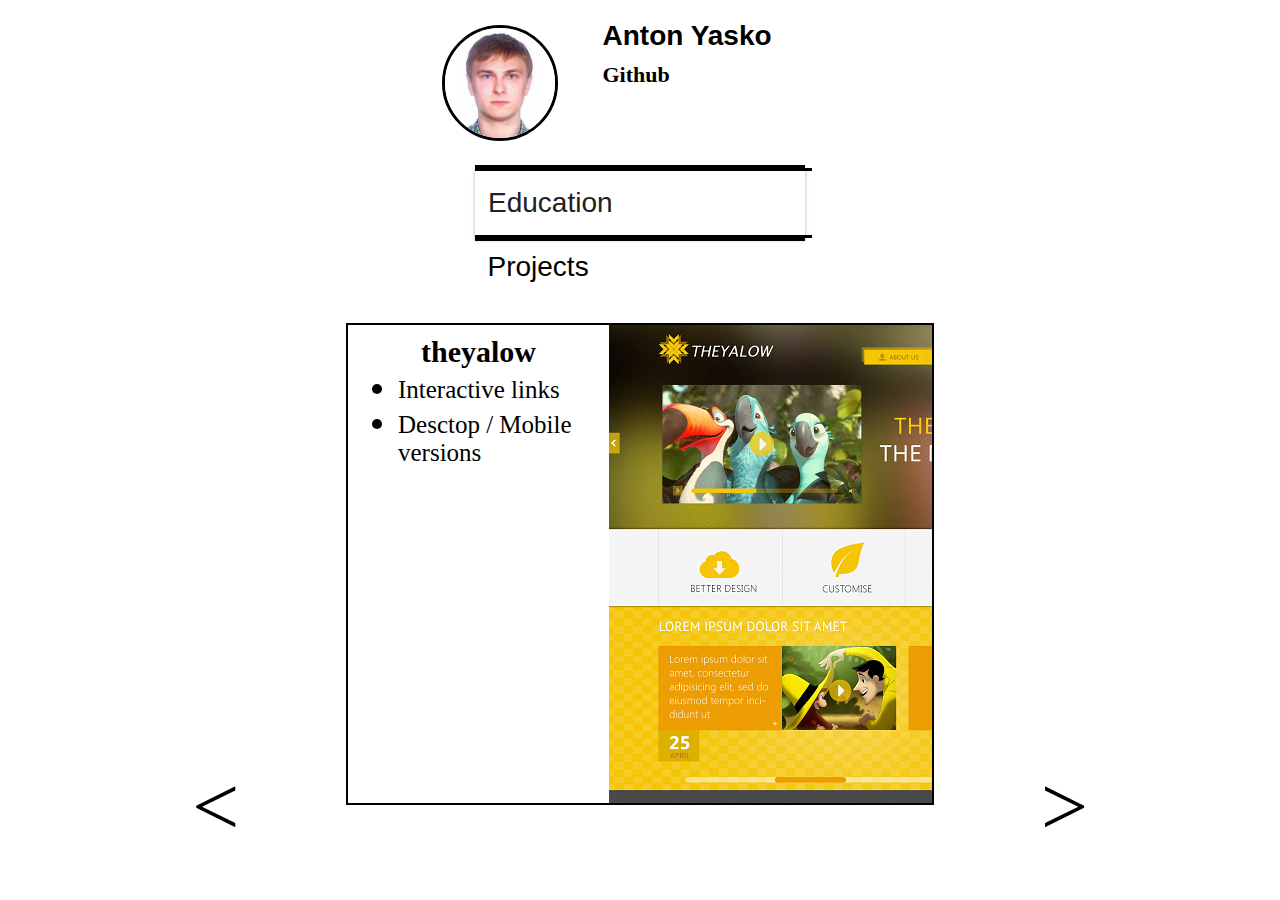
<file: index.html>
<!DOCTYPE html>
<html lang="en">
  <head>
    <meta charset="UTF-8">
    <meta name="viewport" content="width=device-width, initial-scale=1.0" >
    <meta http-equiv="X-UA-Compatible" content="ie=edge">
    <title>Portfolio</title>
    <link rel="stylesheet" href="style.css">
  </head>

  <body>
    <div class="wrapper_portfolio">
      <div class="user">
        <div class="user_photo">
          <img class="photo_image" src="images/photo.jpg" alt="User Photo">
        </div>
        <div class="user_info">
          <div class="user_name">
            <h1>Anton Yasko</h1>
          </div>
          <div class="user_github">
            <a href="https://github.com/antonyasko">
              <p>Github</p>
            </a>
          </div>
        </div>

      </div>

      <div class="education">
        <details>
          <summary class="user_education">
            <p>Education</p>
          </summary>
          <div class="education_list">
            <ul>
              <li>
                <p>School №5, Gomel-city</p>
                <p>1998 - 2006</p>
              </li>
              <li>
                <p>City Lyceum №1, Gomel-city </p>
                <p>2006 - 2009</p>
              </li>
              <li>
                <p>Belorussian National Technical University</p>
                <p>2009 - 2014</p>
              </li>
              <li>
                <p>RSSchool Courses</p>
                <p>2019 - 2020</p>
              </li>
            </ul>
          </div>
        </details>
      </div>

      <div class="projects_box">
        <p>Projects</p>
      </div>

      <div class="wrapper_swiper">
        <div class="carousel">
          <div class="items-container">
            <div class="item active">
              <div class="description">
                <div class="project-name">
                  <div class="name"><p>theyalow</p></div>
                  <div class="project_list">
                    <ul>
                      <li><p>Interactive links</p></li>
                      <li><p>Desctop / Mobile versions</p></li>
                    </ul>
                  </div>
                </div>
                <a href="links/t_y/index_ty.html">
                  <img class="project-image" src="images/theyalow.png" alt="theyalow">
                </a>
              </div>
            </div>
            <div class="item">
              <div class="description">
                <div class="project-name">
                  <div class="name"><p>repair design project</p></div>
                  <div class="project_list">
                    <ul>
                      <li><p>Interactive links</p></li>
                      <li><p>Desctop / Mobile versions</p></li>
                      <li><p>Responsive design</p></li>
                    </ul>
                  </div>
                </div>
                <a href="links/r_d_p/index_rdp.html">
                  <img class="project-image" src="images/repair-design-project.png" alt="repair design project">
                </a>
              </div>
            </div>
          </div>
          <div class="control left">
            <div class="arrow left">&lt;</div>
          </div>
          <div class="control right">
            <div class="arrow right">&gt;</div>
          </div>
        </div>
      </div>

      <script src="script.js"></script>
    </div>
  </body>
</html>
</file>
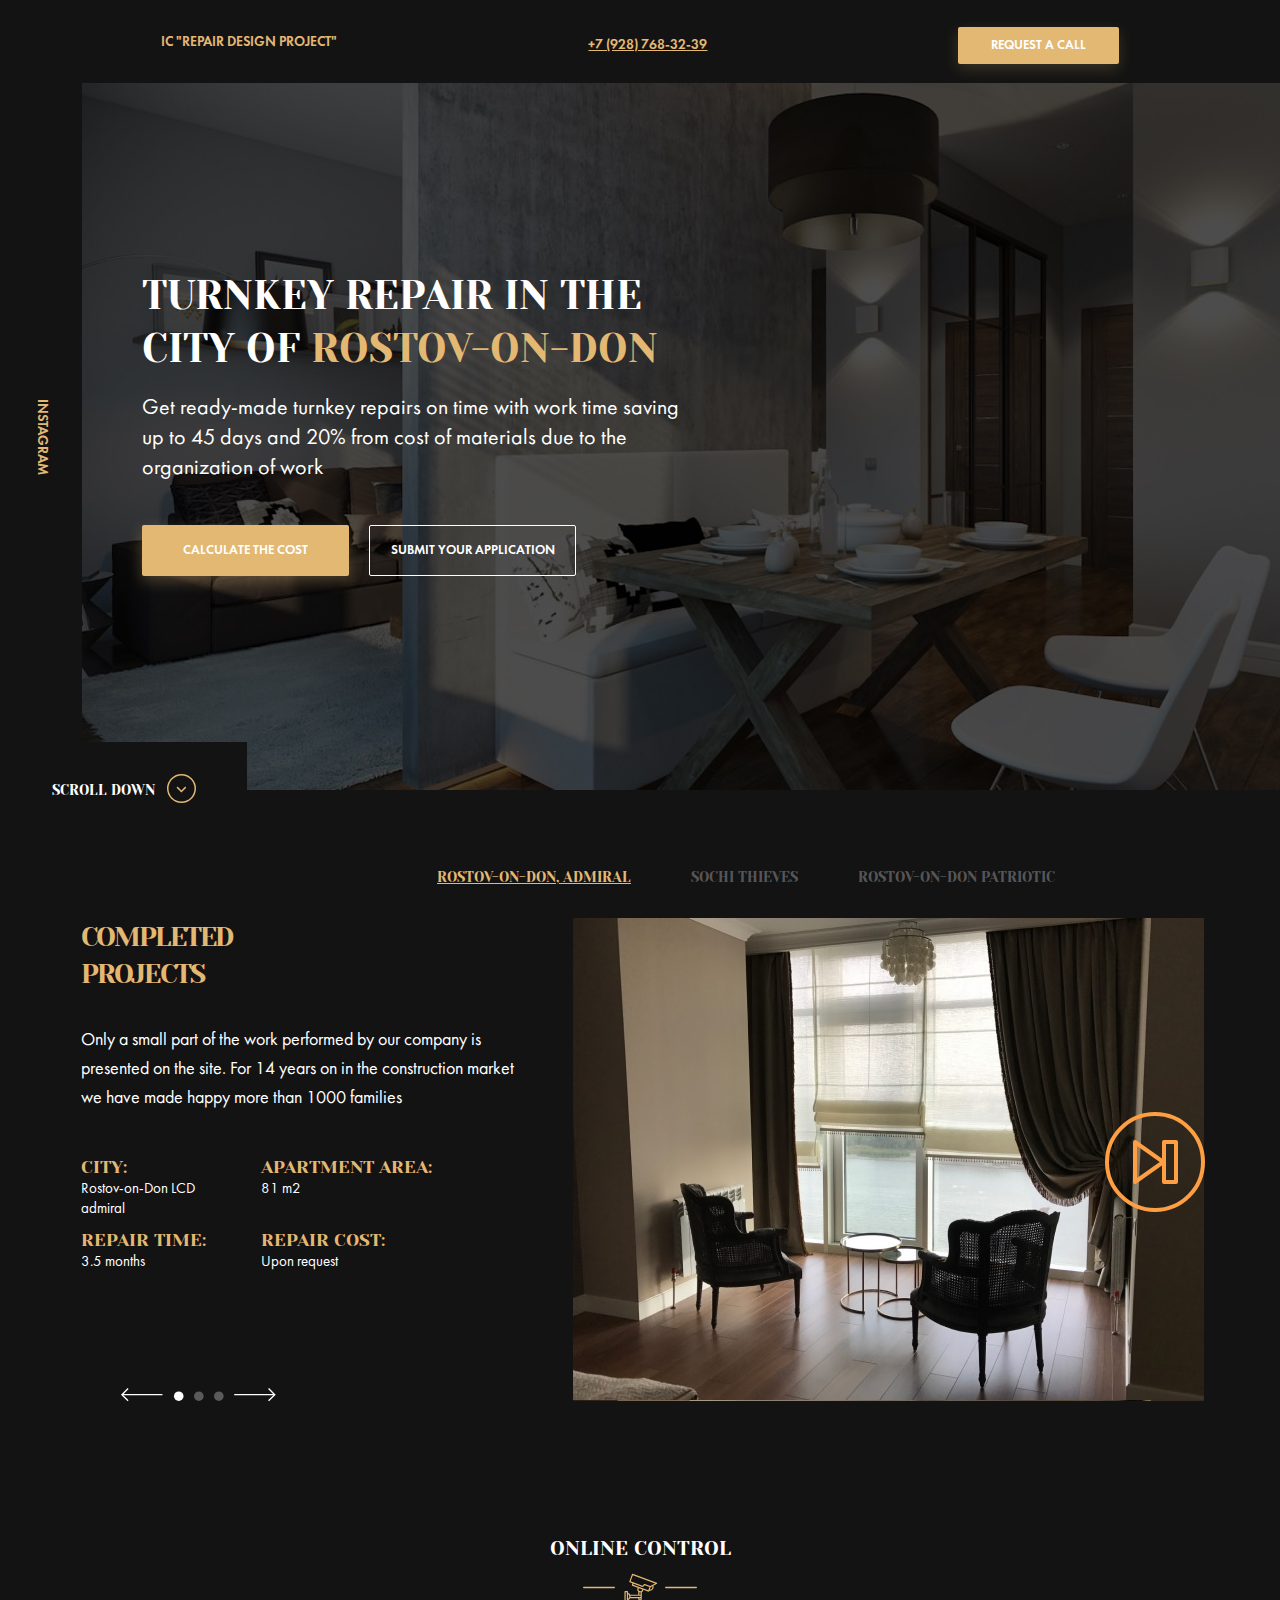
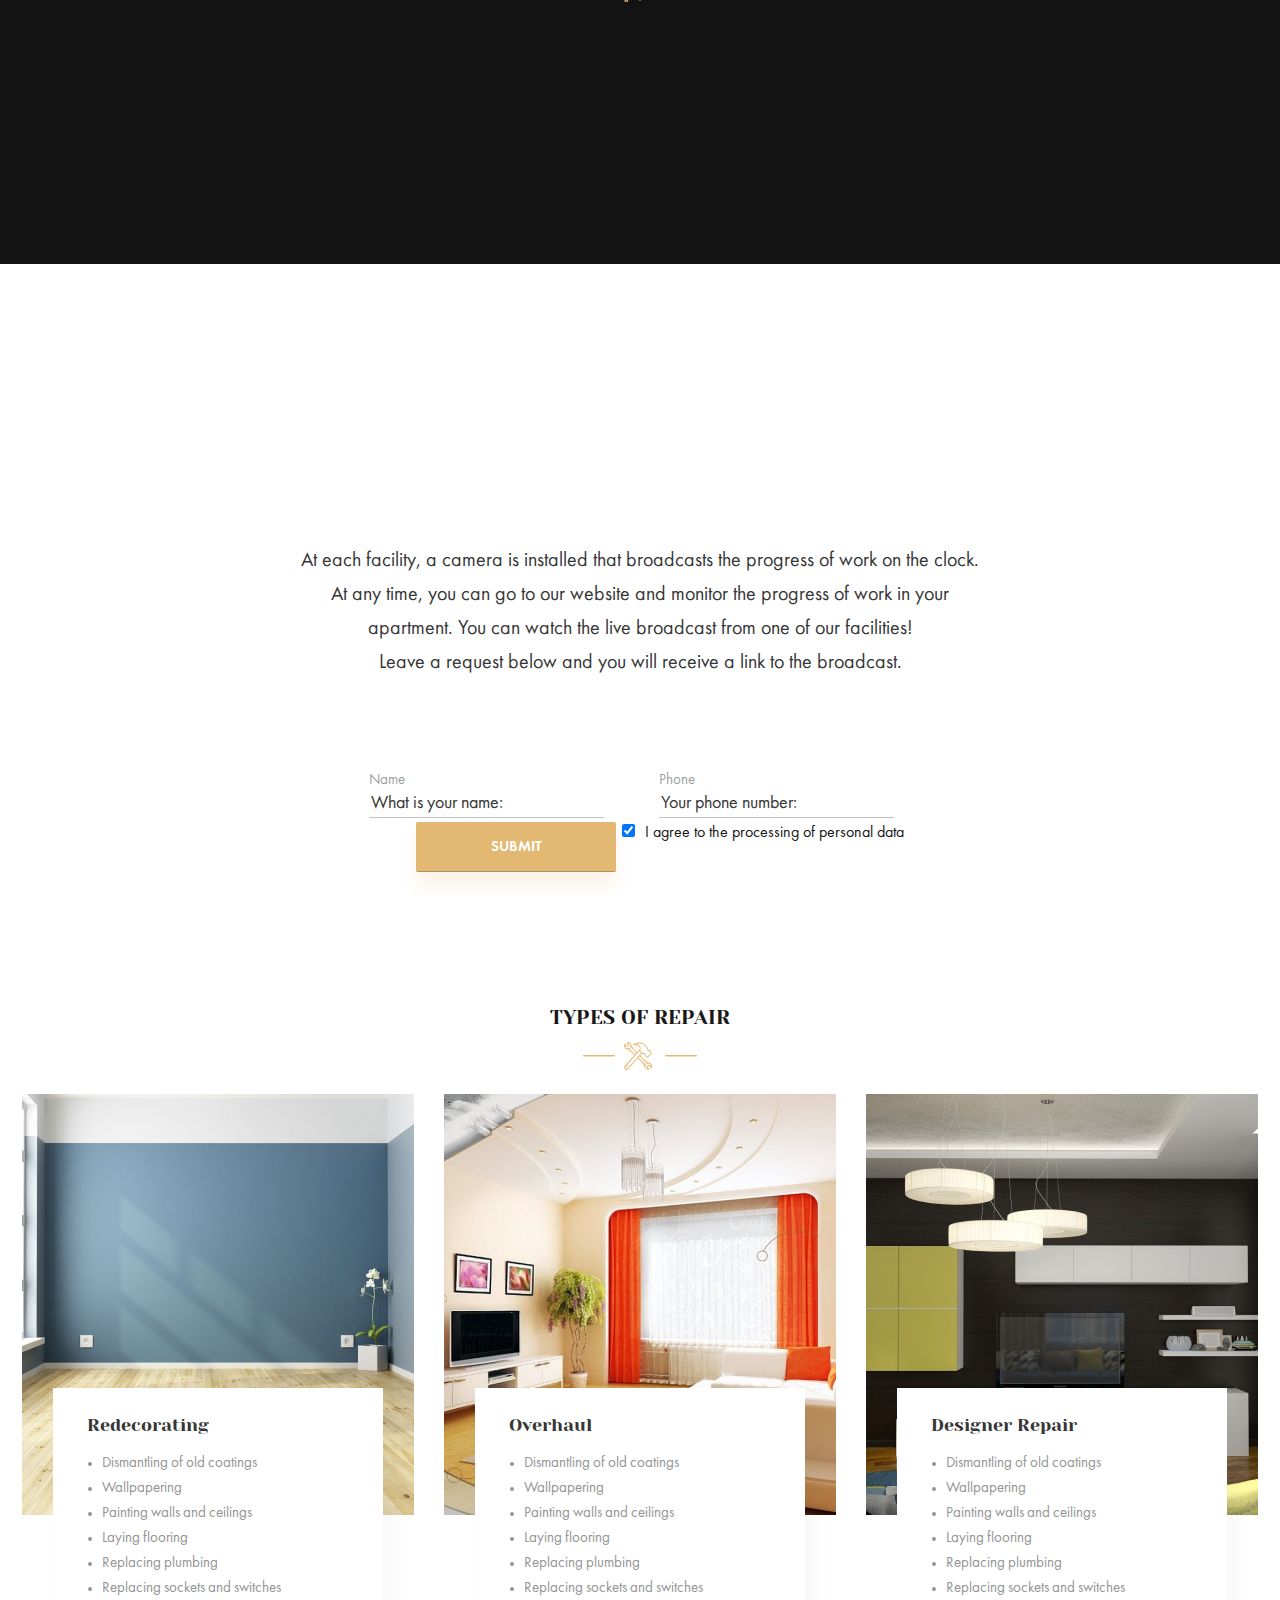
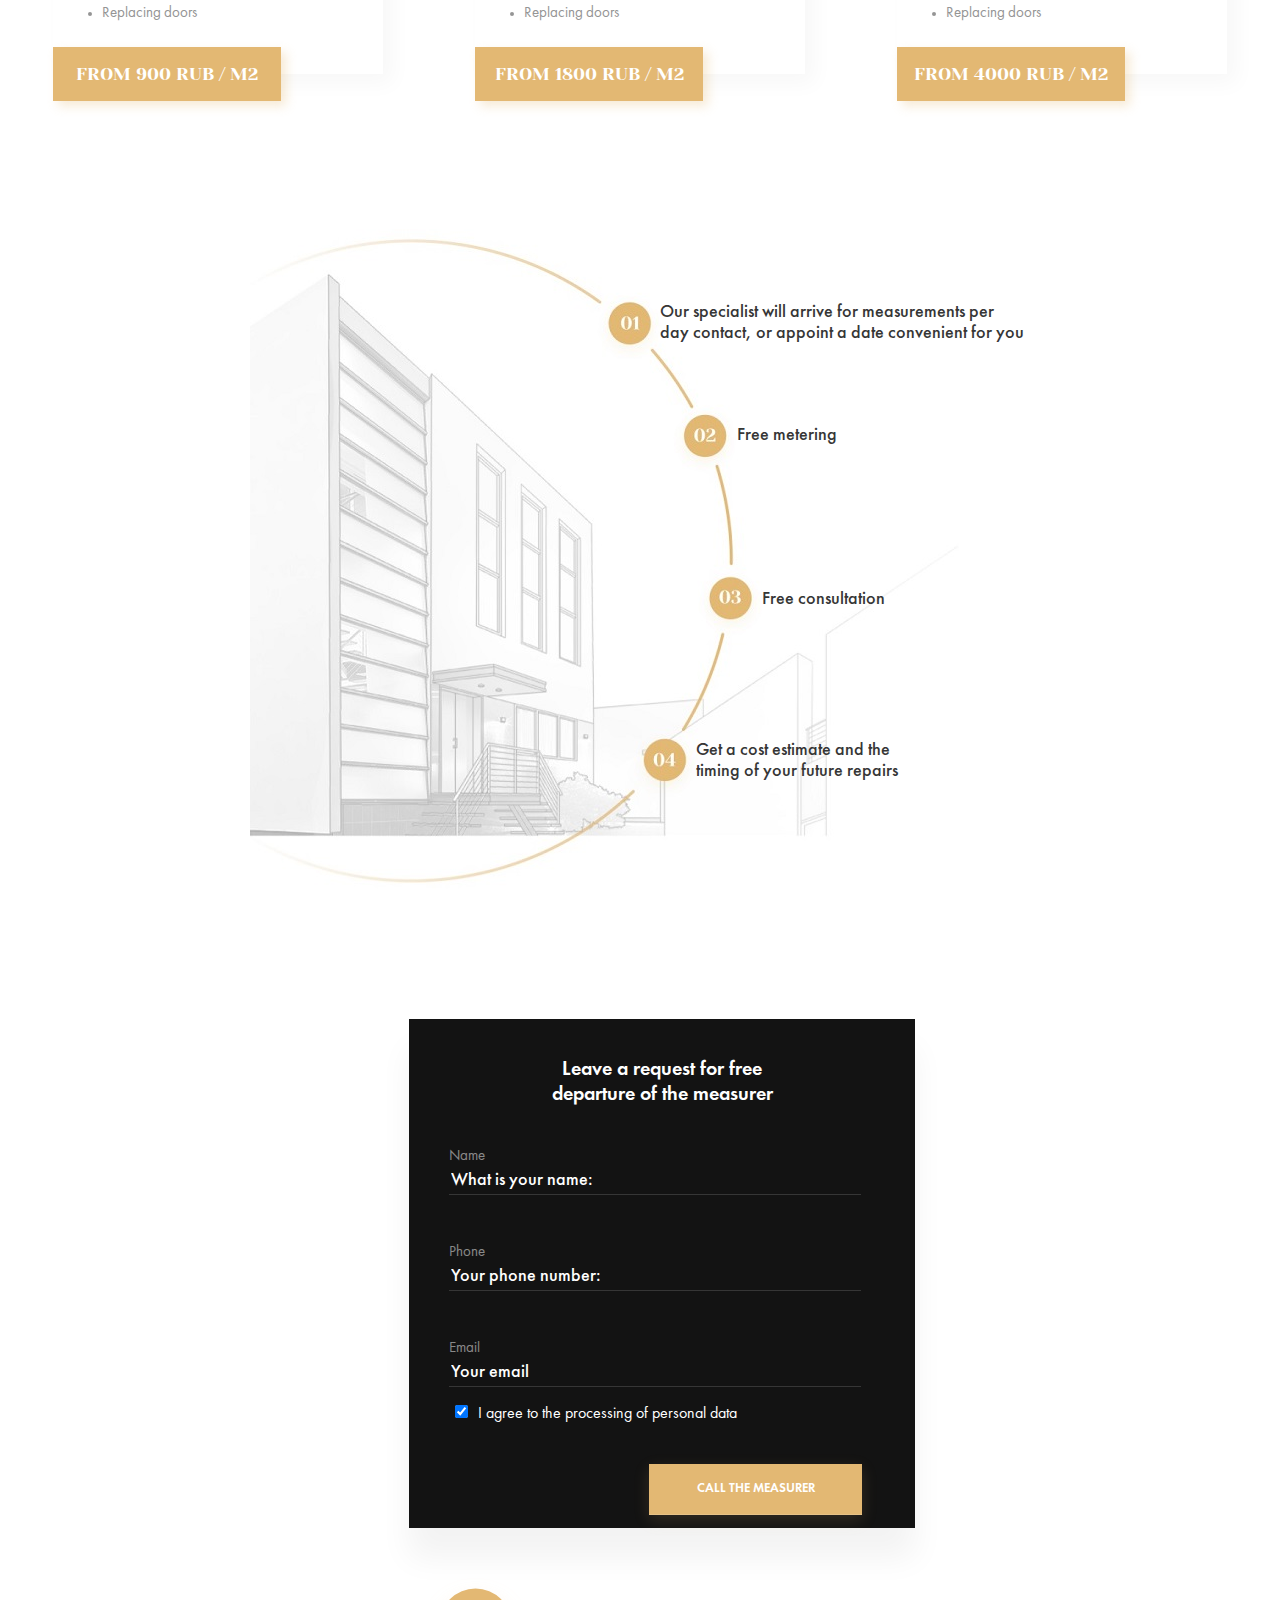
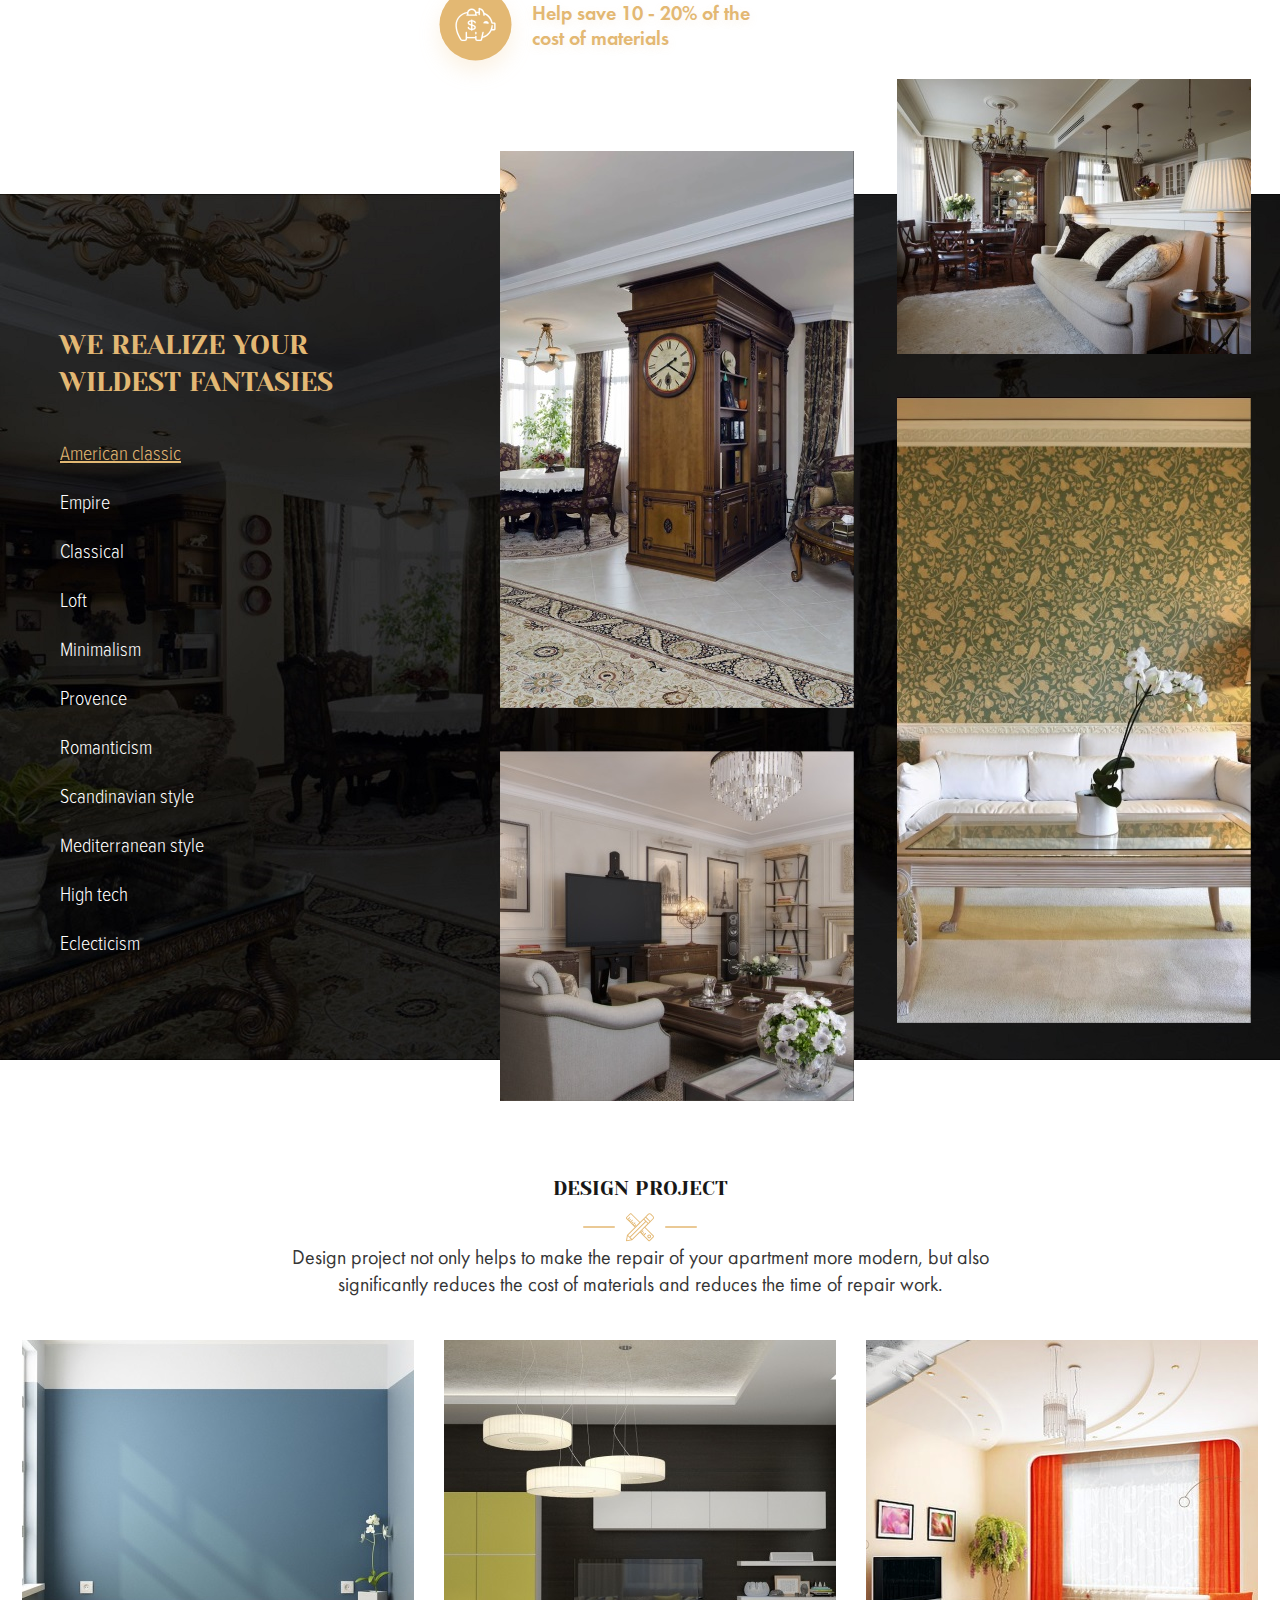
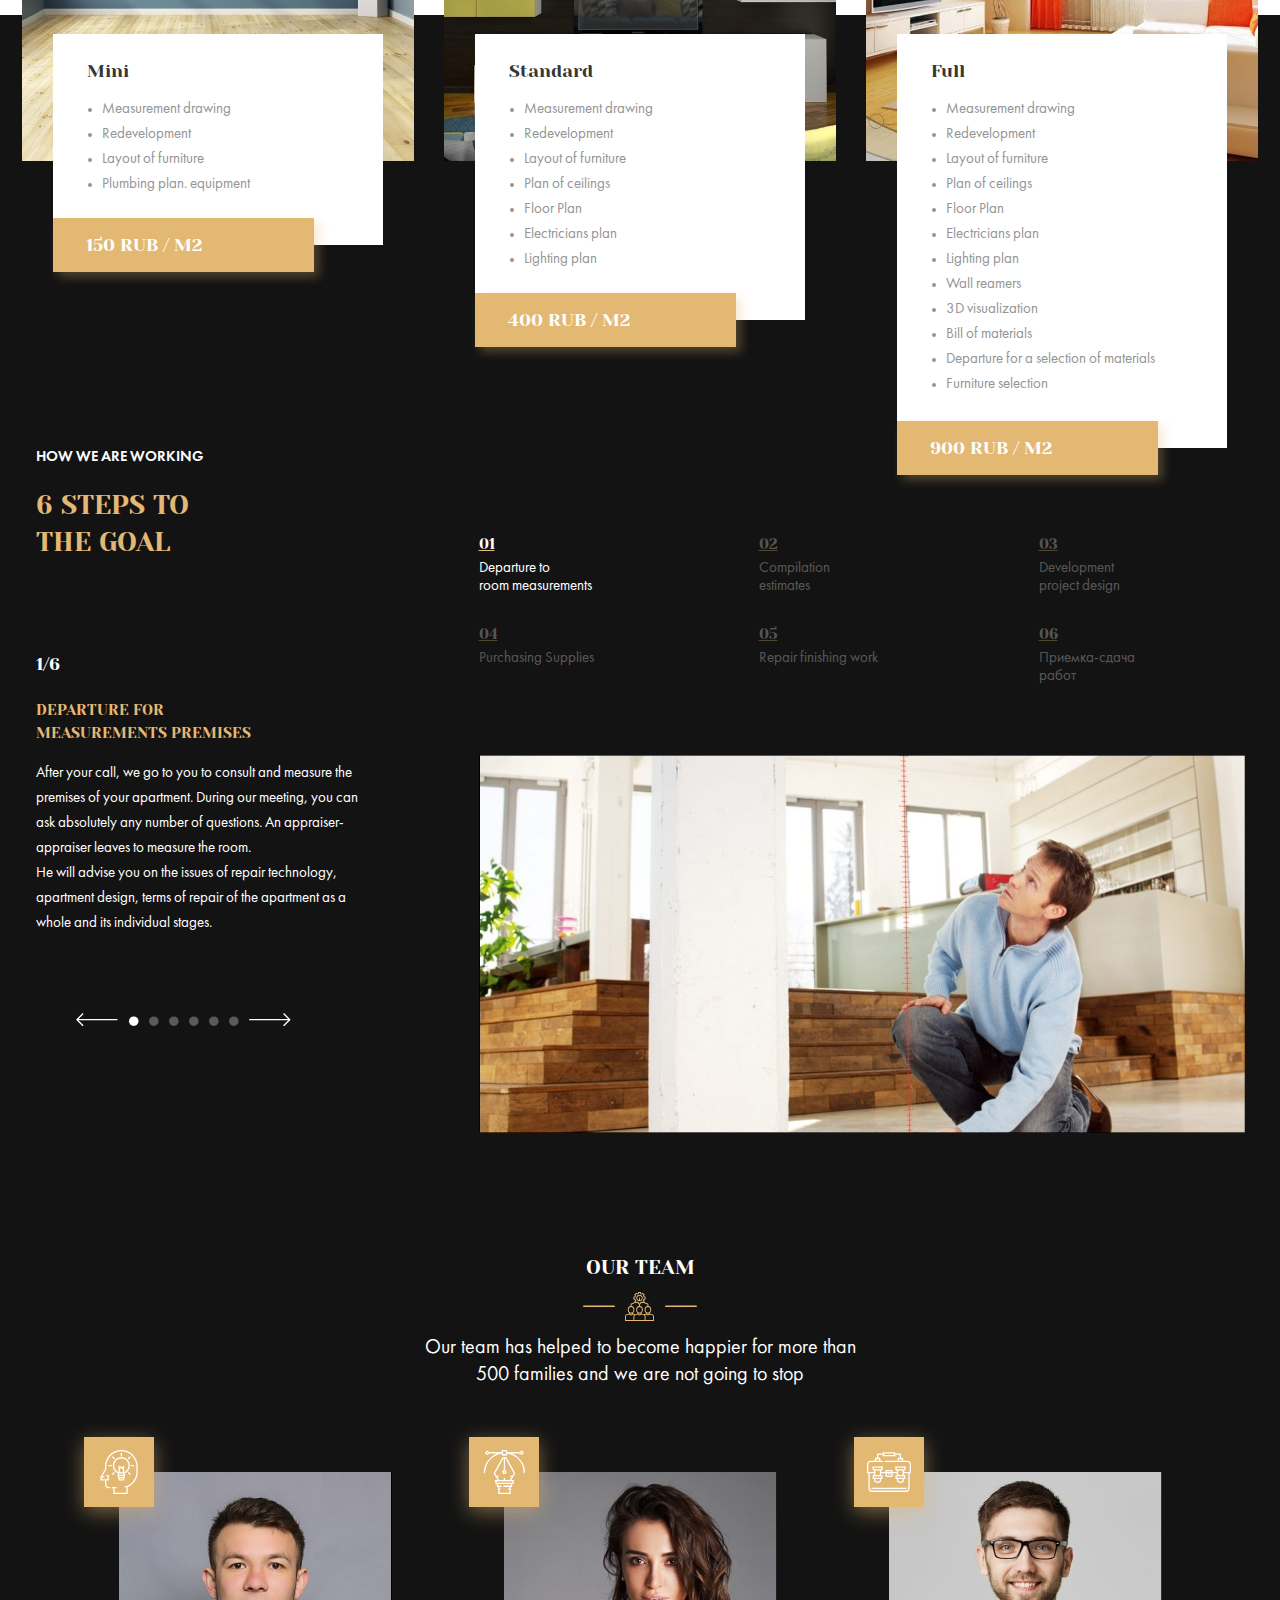
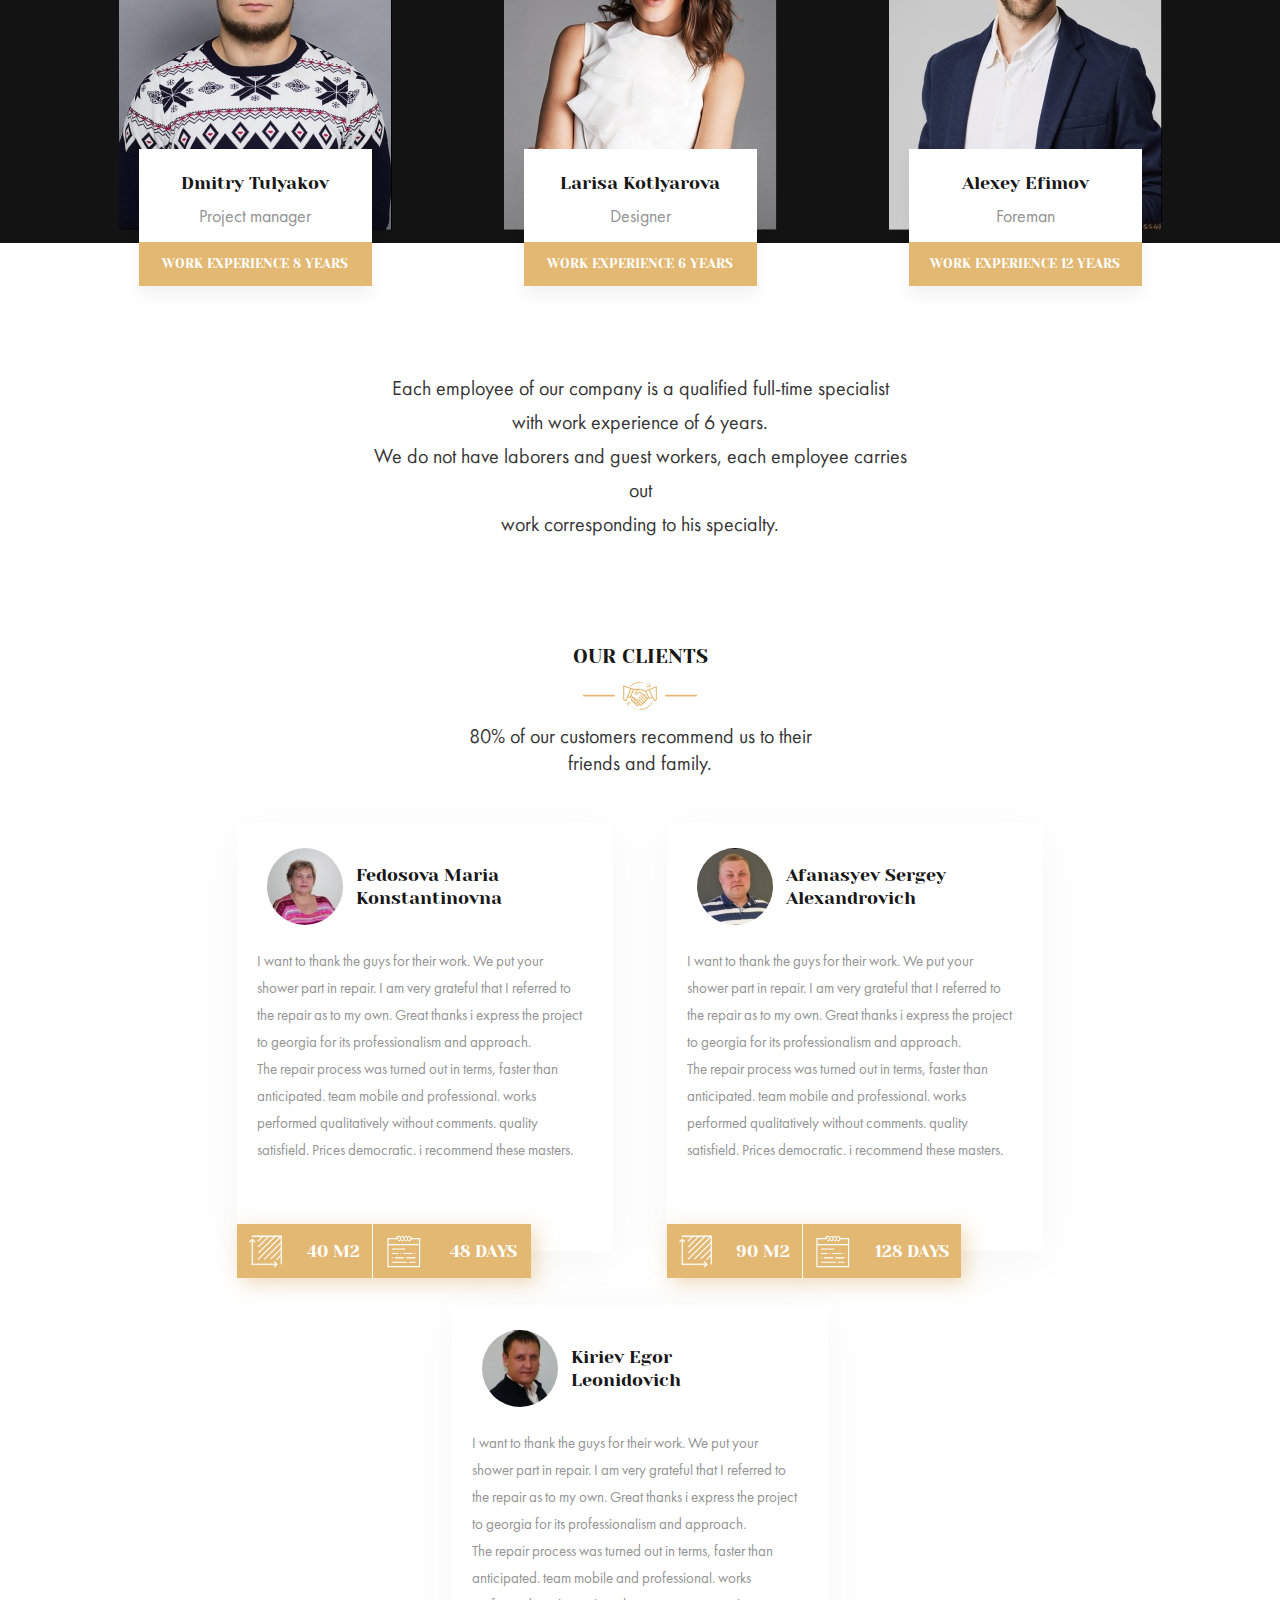
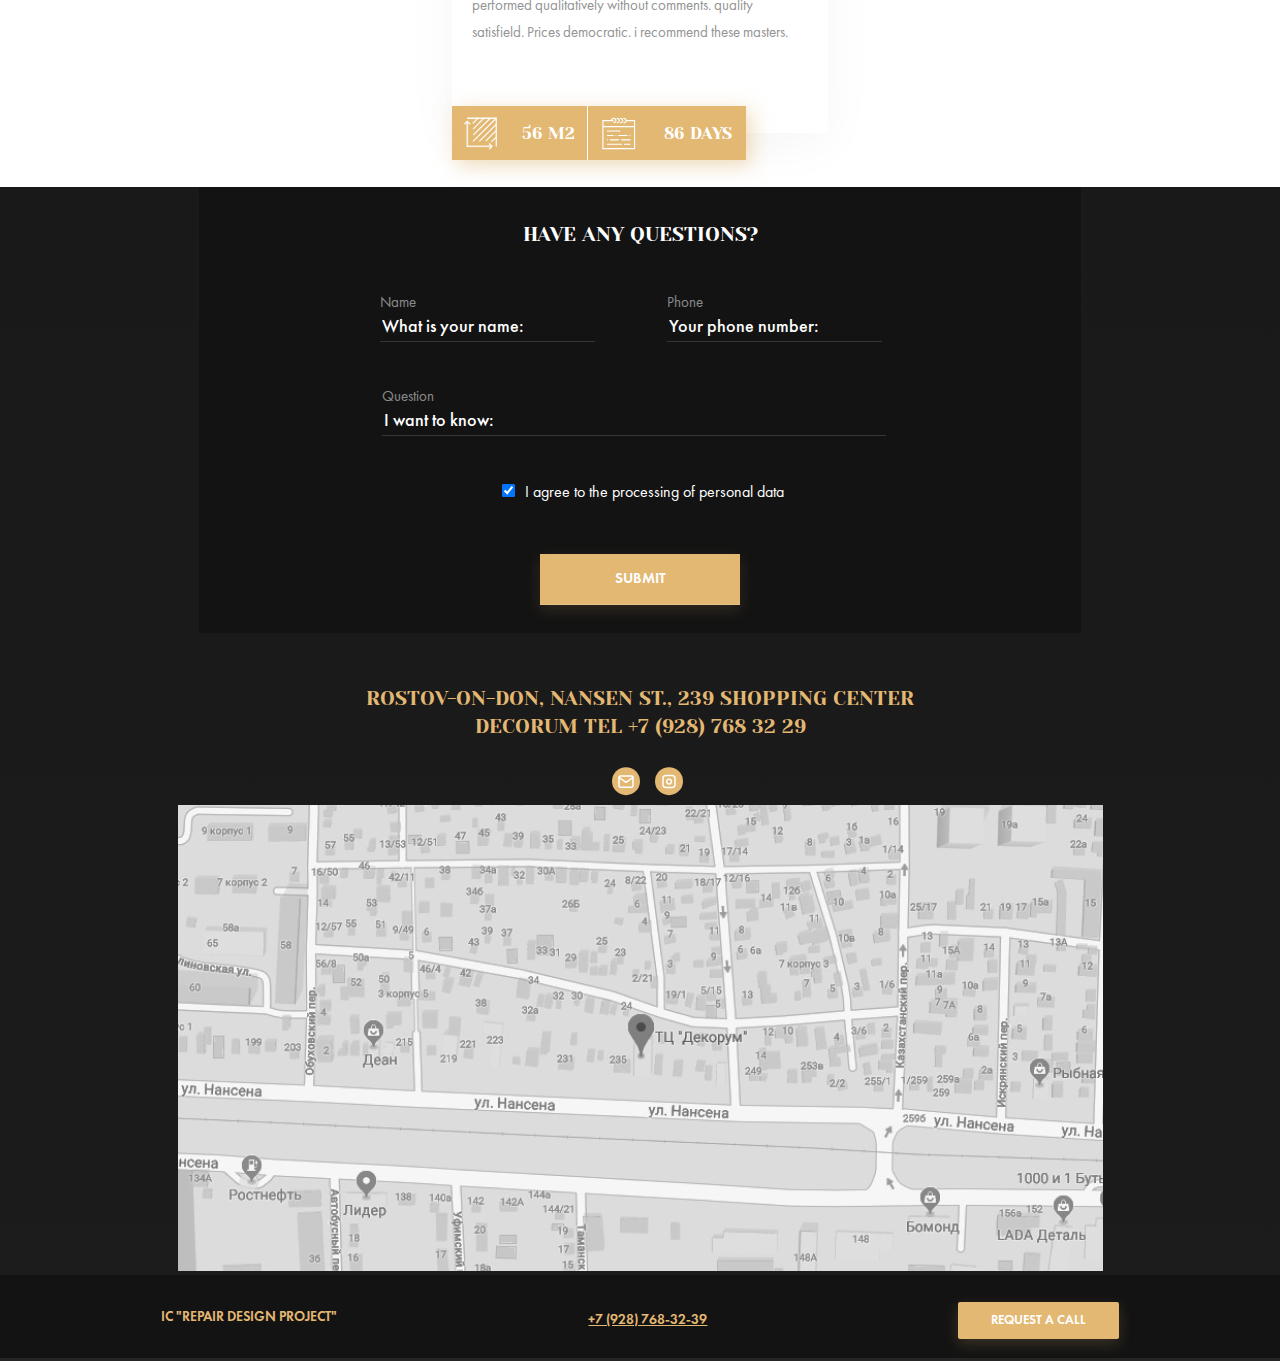
<file: projects/repair design project/index.html>
<!DOCTYPE html>
<html lang="en">
  <head>
    <meta charset="UTF-8">
    <meta name="viewport" content="width=device-width, initial-scale=1.0" >
    <meta http-equiv="X-UA-Compatible" content="ie=edge">
    <title>repair design project</title>
    <link rel="stylesheet" href="style.css">
    <link rel="stylesheet" href="assets/fonts/FuturaDemiC.otf">
    <link rel="stylesheet" href="assets/fonts/FuturaBookC.otf">
    <link rel="stylesheet" href="assets/fonts/YesevaOne.ttf">
    <link rel="stylesheet" href="assets/fonts/FuturaMediumC.otf">
    <link rel="stylesheet" href="assets/fonts/ProximaNova.otf">

  </head>
  <body>

    <div class="wrapper_home">
      <header class="header">
          <div class="logo">
            <h1>IC "REPAIR DESIGN PROJECT"</h1>
          </div>  
          <div class="navbar">
            <ul>
              <li><a href="#"><p>HOME</p></a></li>
              <li><a href="#"><p>PROJECTS</p></a></li>
              <li><a href="#"><p>MEASUREMENT</p></a></li>
              <li><a href="#"><p>TEAM</p></a></li>
              <li><a href="#"><p>REVIEWS</p></a></li>
              <li><a href="#"><p>CONTACTS</p></a></li>
            </ul>
          </div>
          <div class="phone_number">
            <a href="#">+7 (928) 768-32-39</a>
          </div>
          <div class="request_call"><div class="box_request_call"><a href="#"><p>REQUEST A CALL</p></a></div></div>
      </header>

      <main class="main">
        <div class="start_block_wrapper">
          <div class="start_block">
            <div class="instagram_box">
              <a href="#"><p>INSTAGRAM</p></a>
            </div>
            <div class="repair_calculate">
              <div class="calculate_box">
                <div class="text_box">
                  <p class="heading_text">Turnkey Repair in the city of <span>Rostov-on-Don</span></p>
                  <p class="description_text">Get ready-made turnkey repairs on time with work time saving up to 45 days and 20% from cost of materials due to the organization of work</p>
                </div>
                <div class="button_box">
                  <div class="calculate_button"><a href="#"><p>CALCULATE THE COST</p></a></div>
                  <div class="submit_button"><a href="#"><p>SUBMIT YOUR APPLICATION</p></a></div>
                </div>
              </div>
            </div>
          </div>
          <div class="scroll_down"><p>Scroll down</p><a href="#"><img src="assets/icons/scroll_down.svg" alt="scroll_down"></a></div>
        </div>

        <div class="completed_projects_wrapper">
          <div class="projects_navbar">
            <ul>
              <li class="admiral"><a href="#"><p>Rostov-on-Don, Admiral</p></a></li>
              <li><a href="#"><p>Sochi Thieves</p></a></li>
              <li><a href="#"><p>Rostov-on-Don Patriotic</p></a></li>
            </ul>
          </div>
          <div class="projects">
            <div class="projects_info">
              <div class="info_text">
                <div class="main_text"><p>Completed projects</p></div>
                <div class="text"><p>Only a small part of the work performed by our company is presented on the site. For 14 years on in the construction market we have made happy more than 1000 families</p></div>
                <div class="project_first">
                  <img src="assets/images/repair_project_2_mini.jpg">

                  <div class="back_little"><a href="#"><img src="assets/icons/next_big.svg" alt="next_little"></a>
                  </div>

                  <div class="next_little"><a href="#"><img src="assets/icons/next_big.svg" alt="next_little"></a>
                  </div>
      
                </div>
                <div class="info_parameters">
                  <div class="first_box">
                    <p class="main_parameters_text">CITY:</p>
                    <p class="parameters_text">Rostov-on-Don LCD admiral</p>
                  </div>
                  <div class="second_box">
                    <p class="main_parameters_text">apartment area:</p>
                    <p class="parameters_text">81 m2</p>
                  </div>
                  <div class="third_box">
                    <p class="main_parameters_text">Repair time:</p>
                    <p class="parameters_text">3.5 months</p>
                  </div>
                  <div class="fourth_box">
                    <p class="main_parameters_text">Repair Cost:</p>
                    <p class="parameters_text">Upon request</p>
                  </div>
                </div>
                <div class="text_scroll">
                  <ul>
                    <li><a href="#"><img src="assets/icons/back.svg" alt="back"></a></li>
                    <li><a class="point" href="#"><img src="assets/icons/point_active.svg" alt="point"></a></li>
                    <li><a class="point" href="#"><img src="assets/icons/point.svg" alt="point"></a></li>
                    <li><a class="point" href="#"><img src="assets/icons/point.svg" alt="point"></a></li>
                    <li><a href="#"><img src="assets/icons/next.svg" alt="next"></a></li>
                  </ul>
                </div>
              </div>
            </div>
            <div class="project_first">
            </div>
            <div class="project_second">
            </div>
            <div class="next_big"><a href="#"><img src="assets/icons/next_big.svg" alt="next_big"></a>
            </div>
          </div>
          <div class="repair_video_block">
            <div class="online_control">
              <p class="">online control</p>
              <div class="camera_icon"><img src="assets/icons/camera.svg" alt="camera"></div>
            </div>
            <div class="repair_video">
              <iframe width="817" height="434" src="https://www.youtube.com/embed/Y8Q9ptCXzL0" frameborder="0" allow="accelerometer; autoplay; encrypted-media; gyroscope; picture-in-picture" allowfullscreen></iframe>
            </div>
          </div>
        </div>

        <div class="data_submit">
          <div class="data_text_box">
            <p>At each facility, a camera is installed that broadcasts the progress of work on the clock. At any time, you can go to our website and monitor the progress of work in your apartment. You can watch the live broadcast from one of our facilities!<br>Leave a request below and you will receive a link to the broadcast.</p>
          </div>
          <div class="submit_box">
            <ul>
              <li class="name_area">
                <p>Name</p>
                <input type="text" value="What is your name:">
              </li>
              <li class="phone_area">
                <p>Phone</p>
                <input type="text" value="Your phone number:" >
              </li>
              <li class="submit_button">
                <input type="submit" formaction="#" value="Submit">
              </li>
              <li class="checkbox_button">
                <input type="checkbox" checked>
                <span>I agree to the processing of personal data</span>
              </li>
            </ul> 
          </div>
        </div>

        <div class="types_of_repair">
          <div class="types_repair_main">
            <p>TYPES OF REPAIR</p>
            <div class="types_repair_icon"><img src="assets/icons/instruments.svg" alt="instruments"></div>
          </div>
          <div class="types_example">
            <div class="types_first">
              <div class="repair_types_image"><img src="assets/images/types_1.jpg" alt="repair_types_1"></div>
              <div class="repair_types_text">
                <p>Redecorating</p>
                <ul>
                  <li>Dismantling of old coatings</li>
                  <li>Wallpapering</li>
                  <li>Painting walls and ceilings</li>
                  <li>Laying flooring</li>
                  <li>Replacing plumbing</li>
                  <li>Replacing sockets and switches</li>
                  <li>Replacing doors</li>
                </ul>
              </div>
              <div class="repair_types_price">
                <p>from 900 rub / m2</p>
              </div>
            </div>
            <div class="types_second">
              <div class="repair_types_image"><img src="assets/images/types_2.jpg" alt="repair_types_2"></div>
              <div class="repair_types_text">
                <p>Overhaul</p>
                <ul>
                  <li>Dismantling of old coatings</li>
                  <li>Wallpapering</li>
                  <li>Painting walls and ceilings</li>
                  <li>Laying flooring</li>
                  <li>Replacing plumbing</li>
                  <li>Replacing sockets and switches</li>
                  <li>Replacing doors</li>
                </ul>
              </div>
              <div class="repair_types_price">
                <p>from 1800 rub / m2</p>
              </div>
            </div>
            <div class="types_third">
              <div class="repair_types_image"><img src="assets/images/types_3.jpg" alt="repair_types_3"></div>
              <div class="repair_types_text">
                  <p>Designer Repair</p>
                  <ul>
                    <li>Dismantling of old coatings</li>
                    <li>Wallpapering</li>
                    <li>Painting walls and ceilings</li>
                    <li>Laying flooring</li>
                    <li>Replacing plumbing</li>
                    <li>Replacing sockets and switches</li>
                    <li>Replacing doors</li>
                  </ul>
                </div>
                <div class="repair_types_price">
                  <p>from 4000 rub / m2</p>
                </div>
            </div>
          </div>
        </div>

        <div class="request_block">
          <div class="circle_box">
            <p class="circle_01">Our specialist will arrive for measurements per day contact, or appoint a date convenient for you</p>
            <p class="circle_02">Free metering</p>
            <p class="circle_03">Free consultation</p>
            <p class="circle_04">Get a cost estimate and the timing of your future repairs</p>
          </div>
          <div class="request_box">
            <div class="request">
              <div class="text_request"><p>Leave a request for free departure of the measurer</p></div>
              <div class="submit_request">
                <ul>
                  <li class="name_area">
                    <p>Name</p>
                    <input type="text" value="What is your name:">
                  </li>
                  <li class="phone_area">
                    <p>Phone</p>
                    <input type="text" value="Your phone number:" >
                  </li>
                  <li class="mail_area">
                    <p>Email</p>
                    <input type="text" value="Your email" >
                  </li>
                  <li class="checkbox_button">
                    <input type="checkbox" checked>
                    <span>I agree to the processing of personal data</span>
                  </li>
                  <li class="submit_button">
                    <input type="submit" formaction="#" value="Call the measurer">
                  </li>
                </ul>
              </div>   
            </div>
            <div class="save_cost">
              <div class="save_cost_icom"><img src="assets/icons/save_cost.svg" alt="save_cost"></div>
              <p>Help save 10 - 20% of the cost of materials</p>
            </div>
          </div>
        </div>

        <div class="styles_of_repair">
          <div class="fantasies">
            <div class="styles_main"><p>We realize your wildest fantasies</p></div>
            <div class="styles_list">
              <ul>
                <li class="american_classic"><a href="#"><p>American classic</p></a></li>
                <li><a href="#"><p>Empire</p></a></li>
                <li><a href="#"><p>Classical</p></a></li>
                <li><a href="#"><p>Loft</p></a></li>
                <li><a href="#"><p>Minimalism</p></a></li>
                <li><a href="#"><p>Provence</p></a></li>
                <li><a href="#"><p>Romanticism</p></a></li>
                <li><a href="#"><p>Scandinavian style</p></a></li>
                <li><a href="#"><p>Mediterranean style</p></a></li>
                <li><a href="#"><p>High tech</p></a></li>
                <li><a href="#"><p>Eclecticism</p></a></li>
              </ul>
            </div>
          </div>
          <div class="style_images">
            <div class="styles_first_block">
              <div class="style_4"><img src="assets/images/repair_style_4.jpg"></div>
              <div class="style_2"><img src="assets/images/repair_style_2.jpg"></div>
            </div>
            <div class="styles_second_block">
              <div class="style_3"><img src="assets/images/repair_style_3.jpg"></div>
              <div class="style_1"><img src="assets/images/repair_style_1.jpg"></div>
            </div>
          </div>
        </div>

        <div class="design_project">
          <div class="design_project_main">
              <p class="design_main_text">design project</p>
              <div class="design_project_icon"><img src="assets/icons/pencils.svg" alt="pencils"></div>
              <div class="design_text">Design project not only helps to make the repair of your apartment more modern, but also significantly reduces the cost of materials and reduces the time of repair work.</div>
          </div>
          <div class="design_example">
            <div class="design_first">
              <div class="design_project_image"><img src="assets/images/types_1.jpg" alt="design_project_1"></div>
              <div class="design_project_text">
                <p>Mini</p>
                <ul>
                  <li>Measurement drawing</li>
                  <li>Redevelopment</li>
                  <li>Layout of furniture</li>
                  <li>Plumbing plan. equipment</li>
                </ul>
              </div>
              <div class="design_project_price">
                <p>150 rub / m2</p>
              </div>
            </div>
            <div class="design_second">
              <div class="design_project_image"><img src="assets/images/types_3.jpg" alt="design_project_3"></div>
              <div class="design_project_text">
                <p>Standard</p>
                <ul>
                  <li>Measurement drawing</li>
                  <li>Redevelopment</li>
                  <li>Layout of furniture</li>
                  <li>Plan of ceilings</li>
                  <li>Floor Plan</li>
                  <li>Electricians plan </li>
                  <li>Lighting plan</li>
                </ul>
              </div>
              <div class="design_project_price">
                <p>400 rub / m2</p>
              </div>
            </div>
            <div class="design_third">
              <div class="design_project_image"><img src="assets/images/types_2.jpg" alt="design_project_2"></div>
              <div class="design_project_text">
                  <p>Full</p>
                  <ul>
                    <li>Measurement drawing</li>
                    <li>Redevelopment</li>
                    <li>Layout of furniture</li>
                    <li>Plan of ceilings</li>
                    <li>Floor Plan</li>
                    <li>Electricians plan </li>
                    <li>Lighting plan</li>
                    <li>Wall reamers </li>
                    <li>3D visualization</li>
                    <li>Bill of materials</li>
                    <li>Departure for a selection of materials</li>
                    <li>Furniture selection</li>
                  </ul>
                </div>
                <div class="design_project_price">
                  <p>900 rub / m2</p>
                </div>
            </div>
          </div>
        </div>

        <div class="about_work">
          <div class="about_work_wrapper">
            <div class="steps_info">
              <p class="about_work_main">How we are working</p>
              <p class="about_work_six_steps">6 steps to the goal</p>
              <p class="steps_number">1/6</p>
              <p class="about_step">Departure for measurements premises</p>
              <p class="step_info">After your call, we go to you to consult and measure the premises of your apartment. During our meeting, you can ask absolutely any number of questions. An appraiser-appraiser leaves to measure the room.<br>He will advise you on the issues of repair technology, apartment design, terms of repair of the apartment as a whole and its individual stages.</p>
              <div class="text_scroll">
                <ul>
                  <li><a href="#"><img src="assets/icons/back.svg" alt="back"></a></li>
                  <li><a class="point" href="#"><img src="assets/icons/point_active.svg" alt="point"></a></li>
                  <li><a class="point" href="#"><img src="assets/icons/point.svg" alt="point"></a></li>
                  <li><a class="point" href="#"><img src="assets/icons/point.svg" alt="point"></a></li>
                  <li><a class="point" href="#"><img src="assets/icons/point.svg" alt="point"></a></li>
                  <li><a class="point" href="#"><img src="assets/icons/point.svg" alt="point"></a></li>
                  <li><a class="point" href="#"><img src="assets/icons/point.svg" alt="point"></a></li>
                  <li><a href="#"><img src="assets/icons/next.svg" alt="next"></a></li>
                </ul>
              </div>
            </div>
            <div class="six_steps">
              <div class="steps_blocks">
                <div class="first_step">
                  <a class="number_link" href="#"><p class="step_block_number">01</p></a>
                  <a class="text_link" href="#"><p class="step_block_text">Departure to<br>room measurements</p></a>
                </div>
                <div class="second_step">
                  <a class="number_link" href="#"><p class="step_block_number">02</p></a>
                  <a class="text_link" href="#"><p class="step_block_text">Compilation<br>estimates</p></a>
                </div>
                <div class="third_step">
                  <a class="number_link" href="#"><p class="step_block_number">03</p></a>
                  <a class="text_link" href="#"><p class="step_block_text">Development<br>project design</p></a>
                </div>
                <div class="fourth_step">
                  <a class="number_link" href="#"><p class="step_block_number">04</p></a>
                  <a class="text_link" href="#"><p class="step_block_text">Purchasing Supplies</p></a>
                </div>
                <div class="fifth_step">
                  <a class="number_link" href="#"><p class="step_block_number">05</p></a>
                  <a class="text_link" href="#"><p class="step_block_text">Repair finishing work</p></a>
                </div>
                <div class="sixth_step">
                  <a class="number_link" href="#"><p class="step_block_number">06</p></a>
                  <a class="text_link" href="#"><p class="step_block_text">Приемка-сдача<br>работ</p></a>
                </div>
              </div>
              <div class="step_image"><img src="assets/images/step_image.jpg" alt="step_image"></div>
            </div>
          </div>
        </div>

        <div class="our_team">
          <div class="our_team_main">
              <p class="team_main_text">our team</p>
              <div class="our_team_icon"><img src="assets/icons/team.svg" alt="team"></div>
              <div class="team_text">Our team has helped to become happier for more than 500 families and we are not going to stop</div>
          </div>
          <div class="team_employees">
            <div class="employee_first">
              <div class="our_team_photo"><img src="assets/images/team_photo_1.jpg" alt="team_photo_1"></div>
              <div class="team_icon"><img src="assets/icons/idea.svg" alt="idea"></div>
              <div class="our_team_text">
                <p class="employee_name">Dmitry Tulyakov</p>
                <p class="employee_profession">Project manager</p>
              </div>
              <div class="work_experience">
                <p>Work experience 8 years</p>
              </div>
            </div>
            <div class="employee_second">
              <div class="our_team_photo"><img src="assets/images/team_photo_2.jpg" alt="team_photo_2"></div>
              <div class="team_icon"><img src="assets/icons/creative.svg" alt="creative"></div>
              <div class="our_team_text">
                <p class="employee_name">Larisa Kotlyarova</p>
                <p class="employee_profession">Designer</p>
              </div>
              <div class="work_experience">
                <p>Work experience 6 years</p>
              </div>
            </div>
            <div class="employee_third">
              <div class="our_team_photo"><img src="assets/images/team_photo_3.jpg" alt="team_photo_3"></div>
              <div class="team_icon"><img src="assets/icons/portfolio.svg" alt="portfolio"></div>
              <div class="our_team_text">
                <p class="employee_name">Alexey Efimov</p>
                <p class="employee_profession">Foreman</p>
              </div>
              <div class="work_experience">
                <p>Work experience 12 years</p>
              </div>
            </div>
          </div>
          <div class="our_team_footer">
            <p>Each employee of our company is a qualified full-time specialist<br>with work experience of 6 years.<br>We do not have laborers and guest workers, each employee carries out<br>work corresponding to his specialty.</p>
          </div>
        </div>

        <div class="our_clients">
          <div class="our_clients_main">
              <p class="clients_main_text">our clients</p>
              <div class="our_clients_icon"><img src="assets/icons/customers.svg" alt="customers"></div>
              <div class="our_clients_text">80% of our customers recommend us to their friends and family.</div>
          </div>
          <div class="ex_clients">
            <div class="client_first">
              <div class="clients_text">
                <div class="client_name"><p>Fedosova Maria Konstantinovna</p></div>
                <div class="client_review"><p>I want to thank the guys for their work. We put your shower part in repair. I am very grateful that I referred to the repair as to my own. Great thanks i express the project to georgia for its professionalism and approach.<br>The repair process was turned out in terms, faster than anticipated. team mobile and professional. works performed qualitatively without comments. quality satisfield. Prices democratic. i recommend these masters.</p></div>
              </div>
              <div class="client_photo"><img src="assets/images/customer_1.jpg" alt="customer_1"></div>
              <div class="repair_time">
                <div class="square_box"><img src="assets/icons/square.svg" alt="square"><p>40 m2</p></div>
                <div class="time_box"><img src="assets/icons/time.svg" alt="time"><p>48 DAYS</p></div>
              </div>
            </div>
            <div class="client_second">
              <div class="clients_text">
                <div class="client_name"><p>Afanasyev Sergey Alexandrovich</p></div>
                <div class="client_review"><p>I want to thank the guys for their work. We put your shower part in repair. I am very grateful that I referred to the repair as to my own. Great thanks i express the project to georgia for its professionalism and approach.<br>The repair process was turned out in terms, faster than anticipated. team mobile and professional. works performed qualitatively without comments. quality satisfield. Prices democratic. i recommend these masters.</p></div>
              </div>
              <div class="client_photo"><img src="assets/images/customer_2.jpg" alt="customer_2"></div>
              <div class="repair_time">
                <div class="square_box"><img src="assets/icons/square.svg" alt="square"><p>90 м2</p></div>
                <div class="time_box"><img src="assets/icons/time.svg" alt="time"><p>128 DAYS</p></div>
              </div>
            </div>
            <div class="client_third">
              <div class="clients_text">
                <div class="client_name"><p>Kiriev Egor Leonidovich</p></div>
                <div class="client_review"><p>I want to thank the guys for their work. We put your shower part in repair. I am very grateful that I referred to the repair as to my own. Great thanks i express the project to georgia for its professionalism and approach.<br>The repair process was turned out in terms, faster than anticipated. team mobile and professional. works performed qualitatively without comments. quality satisfield. Prices democratic. i recommend these masters.</p></div>
              </div>
              <div class="client_photo"><img src="assets/images/customer_3.jpg" alt="customer_3"></div>
              <div class="repair_time">
                <div class="square_box"><img src="assets/icons/square.svg" alt="square"><p>56 м2</p></div>
                <div class="time_box"><img src="assets/icons/time.svg" alt="time"><p>86 DAYS</p></div>
              </div>
            </div>
          </div>
        </div>

        <div class="address">
          <div class="any_questions">
            <div class="text_question"><p>have any questions?</p></div>
            <div class="submit_question">
              <div class="name_phone">
                <div class="name_area">
                  <p>Name</p>
                  <input type="text" value="What is your name:">
                </div>
                <div class="phone_area">
                  <p>Phone</p>
                  <input type="text" value="Your phone number:" >
                </div>
              </div>
                <div class="question_area">
                  <p>Question</p>
                  <input type="text" value="I want to know:" >
                </div>
                <div class="checkbox_button">
                  <input type="checkbox" checked>
                  <span>I agree to the processing of personal data</span>
                </div>
                <div class="submit_button">
                  <input type="submit" value="Submit">
                </div>
            </div>   
          </div>
          <div class="address_contacts">
            <div class="address_text"><p>Rostov-on-Don, Nansen St., 239 Shopping Center Decorum Tel <a href="#">+7 (928) 768 32 29</a></p></div>
            <div class="social_area">
              <a href="#"><img src="assets/icons/email.svg" alt="email"></a>
              <a href="#"><img src="assets/icons/instagram.svg" alt="instagram"></a>
            </div>
          </div>
          <div class="on_map">
            <img src="assets/images/map.jpg" alt="map">
            </div>
        </div>
      </main>

      <footer class="footer">
          <div class="logo">
              <p>IC "REPAIR DESIGN PROJECT"</p>
            </div>  
            <div class="navbar">
              <ul>
                <li><a href="#"><p>HOME</p></a></li>
                <li><a href="#"><p>PROJECTS</p></a></li>
                <li><a href="#"><p>MEASUREMENT</p></a></li>
                <li><a href="#"><p>TEAM</p></a></li>
                <li><a href="#"><p>REVIEWS</p></a></li>
                <li><a href="#"><p>CONTACTS</p></a></li>
              </ul>
            </div>
            <div class="phone_number">
              <a href="#">+7 (928) 768-32-39</a>
            </div>
            <div class="request_call"><div class="box_request_call"><a href="#"><p>REQUEST A CALL</p></a></div></div>
        </footer>

    </div>

  </body>
</html>
</file>
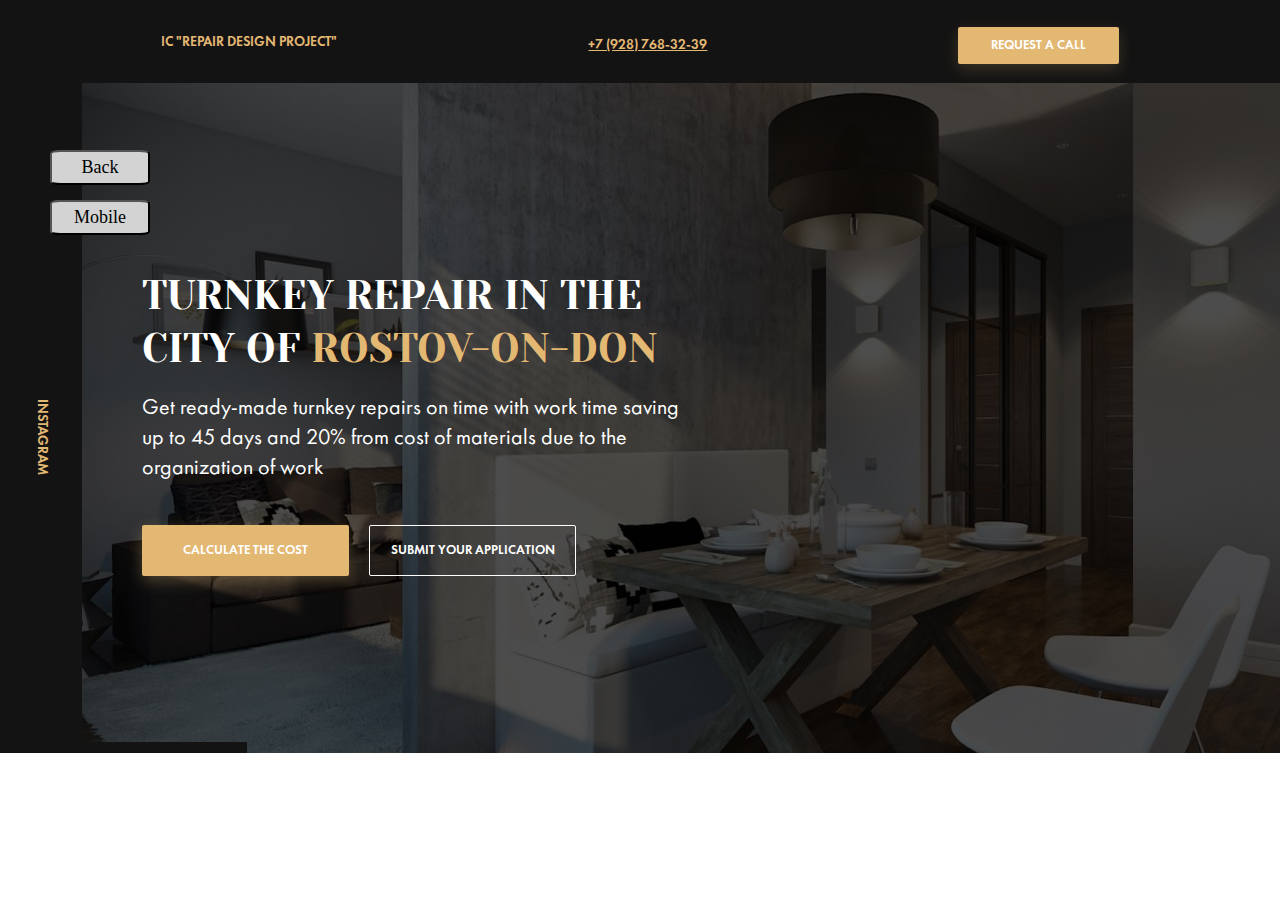
<file: links/r_d_p/index_rdp.html>
<!DOCTYPE html>
<html lang="en">
  <head>
    <meta charset="UTF-8">
    <meta name="viewport" content="width=device-width, initial-scale=1.0" >
    <meta http-equiv="X-UA-Compatible" content="ie=edge">
    <title>iFrame_rdp</title>
    <link rel="stylesheet" href="style_rdp.css">
  </head>
  <body>
    <div class="wrapper">
      <button class="back"><a href="../../index.html"><p>Back</p></a></button>
      <button class="desktop"><p>Desktop</p></button>
      <button class="mobile"><p>Mobile</p></button>
      <div class="site">
        <iframe id="id_iframe" src="../../projects/repair design project/index.html" width="100%" height="753" frameborder="0"></iframe>
      </div>
    </div>
  </body>
  <script>
    let buttonDesk = document.querySelector('.desktop');
    buttonDesk.addEventListener('click', function() {
      let elemD = document.getElementsByClassName("desktop")[0];
      elemD.style.display = 'none'; 
      let elemM = document.getElementsByClassName("mobile")[0];
      elemM.style.display = 'block'
      let elem = document.getElementById("id_iframe");
      elem.style.width = '1440px';
    });
    let buttonMob = document.querySelector('.mobile');
    buttonMob.addEventListener('click', function() {
      let elemM = document.getElementsByClassName("mobile")[0];
      elemM.style.display = 'none'; 
      let elemD = document.getElementsByClassName("desktop")[0];
      elemD.style.display = 'block'
      let elem = document.getElementById("id_iframe");
      elem.style.width = '375px';
    });
  </script>
</html>
</file>
<file: style.css>
* {
  margin: 0;
}

body {
  background-color: white;
}

.wrapper_portfolio {
  max-width: 980px;
  margin: 0 auto;
  display: flex;
  flex-direction: column;
}

.user {
  display: flex;
  justify-content: center;
}

.user_photo {
  width: 125px;
  height: 125px;
  display: flex;
  margin: 20px;
  display: flex;
  justify-content: center;
  align-items: center;
}

.photo_image {
  width: 110px;
  height: auto;
  border-radius: 100%;
  border: 3px solid black;
}

.user_info {
  display: flex;
  margin: 20px;
  margin-right: 10px;
  flex-direction: column;
  width: 250px;
}

.user_name {
  margin-bottom: 10px;
}

.user_name h1 {
  font-size: 28px;
  font-family: Arial, Helvetica, sans-serif;
}

.user_github {
  font-size: 22px;
  font-family: 'Times New Roman', Times, serif;
} 

.user_github a {
  text-decoration: none;
  color: black;
}

.user_github a p {
  font-size: 22px;
  font-family: 'Times New Roman', Times, serif;
  font-weight: bold;
}

.education {
  display: flex;
  flex-direction: column;
  align-items: center;
}

.education .user_education {
  display: flex;
  padding-left: 13px;
}

.education .user_education p {
  width: 300px;
  font-size: 28px;
  font-family: Arial, Helvetica, sans-serif;
}

.education .education_list {
  display: flex;
}

.education .education_list ul {
  display: flex;
  flex-direction: column;
  padding-left: 0px;
}

.education ul li {
  list-style-type: none; 
}

.education ul li p {
  font-size: 22px;
  font-family: 'Times New Roman', Times, serif;
}

.projects_box {
  display: flex;
  justify-content: center;
  flex-direction: column;
  padding-left: 25px;
  margin: 10px auto;
  width: 330px;
}

.projects_box p {
  font-size: 28px;
  font-family: Arial, Helvetica, sans-serif;}

.wrapper_swiper {
  display: flex;
}

.carousel {
  width: 100%;
  display: flex;
  justify-content: center;
  text-align: center;
}

.items-container {
  align-items: center;
  justify-content: center;
  position: relative;
  width: 100%;
  overflow: hidden;
}

.item {
  display: none;
  position: relative;
  animation: 0.5s ease-in-out;
  margin: 0 auto;
}

.active,
.next {
  display: block;
}

.next {
  position: absolute;
  top: 0;
  width: 100%;
}

.description {
  margin: 30px 20%;
  font-size: 32px;
  border: 2px solid black;
  display: flex;
  justify-content: space-between;
}

.description a {
  margin-bottom: -8px;
}

.project-name {
  padding: 10px;
}

.project-name .name p {
  font-size: 30px;
  font-weight: bold;
}

.project-name .project_list ul li p {
  padding: 0;
  font-size: 25px;
  text-align: left;
  justify-content: center;
}

.control {
  position: absolute;
  top: 0;
  bottom: 0;
  width: 15%;
  cursor: pointer;
}

.control.left {
  left: 0;
  right: auto;
}

.control.right {
  right: 0;
  left: auto;
}

.arrow {
  align-items: center;
  justify-content: center;
  display: inline-block;
  position: absolute;
  top: 95%;
  transform: translateY(-100%);
  font-size: 84px;
}

.arrow.right {
  right: 100%;
}

.arrow.left {
  left: 100%;
}

.to-left {
  animation-name: left;
}

.from-right {
  animation-name: right;
}

.to-right {
  animation-name: right;
  animation-direction: reverse;
}

.from-left {
  animation-name: left;
  animation-direction: reverse;
}

@keyframes left {
  from {
    left: 0;
  }
  to {
    left: -100%;
  }
}

@keyframes right {
  from {
    left: 100%;
  }
  to {
    left: 0;
  }
}

@media (max-width: 960px) {
  .description {
    flex-direction: column;
    align-items: center;
  }
}

@media (max-width: 640px) {
  .control > .arrow {
    display: none;
  }

  .project-name {
    display: none;
  }

  .description {
    border: 0;
  }
}

.education{
  max-width: 330px;
  margin: auto;
  border-top: 3px solid black;
  border-bottom: 3px solid black;
}

details {
  background:#fff;
  font-size: 16px;
  box-shadow: 0 0 2px rgba(0,0,0,0.12),0 2px 4px rgba(0,0,0,0.24);
  display: flex; 
  width: 330px;
}

details div.content {
  padding: 0px 24px 24px 24px;
}

details[open] summary:after {
  color: #9e9e9e;
  font-family: 'Material Icons';
}
details[open] {
  margin-top: 16px;
  margin-bottom: 16px;
  border: none;
  border-radius: 2px;
}

details[open]:first-child {
  margin-top: 0;
  margin-bottom: 16px;
  border: none;
}

details[open]:last-child {
  margin-top: -3px;
  margin-bottom: 0px;
  border: none;
}

summary {
  border-top: 3px solid black;
  border-bottom: 3px solid black;
  outline: none;
  cursor: pointer;
  padding: 16px 24px;
  color: #212121;
  position: relative;
  font-size: 15px;
}

summary:hover{
  background:#eeeeee;
}

summary::-webkit-details-marker {
  display: none;
}

summary::after {
  font-family: 'Material Icons';
  color: #9e9e9e;
  font-size: 1.5em;
  padding: 0;
  text-align: center;
  margin-top: 0;
  position: absolute;
  top: calc(50% - 12px);
  bottom: 0;
  right: 0;
  width: 6%;
}
</file>
<file: projects/repair design project/style.css>
* {
  margin: 0;
}

@font-face {
  font-family: FuturaDemiC;
  src: url("assets/fonts/FuturaDemiC.otf");
}

@font-face {
  font-family: FuturaBookC;
  src: url("assets/fonts/FuturaBookC.otf");
}

@font-face {
  font-family: YesevaOne;
  src: url("assets/fonts/YesevaOne.ttf");
}

@font-face {
  font-family: FuturaMediumC;
  src: url("assets/fonts/FuturaMediumC.otf");
}

@font-face {
  font-family: ProximaNova;
  src: url("assets/fonts/ProximaNova.otf");
}

body {
  background-color: #252525;
}

.wrapper_home {
  max-width: 1440px;
  margin: 0 auto;
}

.wrapper_home .header {
  display: -webkit-box;
  display: -ms-flexbox;
  display: flex;
  -ms-flex-pack: distribute;
      justify-content: space-around;
  background-color: #131313;
  max-width: 1440px;
  height: 83px;
}

.wrapper_home .header .logo {
  -webkit-box-flex: 0;
      -ms-flex: 0 0 auto;
          flex: 0 0 auto;
  font-family: FuturaDemiC;
  font-size: 14px;
  line-height: 16px;
  text-transform: uppercase;
  color: #E3B873;
}

.wrapper_home .header .logo h1 {
  font-size: 14px;
  line-height: 16px;
  padding: 35px 20px 35px 55px;
}

.wrapper_home .header .navbar {
  -webkit-box-flex: 0;
      -ms-flex: 0 0 auto;
          flex: 0 0 auto;
}

.wrapper_home .header .navbar ul {
  display: -webkit-box;
  display: -ms-flexbox;
  display: flex;
  -webkit-box-pack: justify;
      -ms-flex-pack: justify;
          justify-content: space-between;
  padding-left: 0px;
}

.wrapper_home .header .navbar ul li {
  padding: 35px 25px 35px 25px;
  list-style-type: none;
  -webkit-box-flex: 0;
      -ms-flex: 0 0 auto;
          flex: 0 0 auto;
}

.wrapper_home .header .navbar ul li a {
  text-decoration: none;
  color: #FFFFFF;
}

.wrapper_home .header .navbar ul li a p {
  font-family: FuturaBookC;
  font-size: 14px;
  line-height: 16px;
}

.wrapper_home .header .navbar ul li a:hover {
  color: #E3B873;
}

@media screen and (max-width: 1340px) {
  .wrapper_home .header .navbar {
    display: none;
  }
}

.wrapper_home .header .phone_number {
  -webkit-box-flex: 0;
      -ms-flex: 0 0 auto;
          flex: 0 0 auto;
  padding: 35px 20px;
}

.wrapper_home .header .phone_number a {
  text-decoration: none;
  list-style: none;
  font-family: FuturaDemiC;
  font-size: 14px;
  line-height: 16px;
  -webkit-text-decoration-line: underline;
          text-decoration-line: underline;
  color: #E3B873;
}

.wrapper_home .header .request_call {
  -webkit-box-flex: 0;
      -ms-flex: 0 0 auto;
          flex: 0 0 auto;
  padding: 27px 55px 23px 19px;
}

.wrapper_home .header .request_call .box_request_call {
  display: -webkit-box;
  display: -ms-flexbox;
  display: flex;
  -webkit-box-pack: center;
      -ms-flex-pack: center;
          justify-content: center;
  -webkit-box-align: center;
      -ms-flex-align: center;
          align-items: center;
  width: 161px;
  height: 37px;
  background-color: #E3B873;
  -webkit-box-shadow: 0px 5px 15px rgba(227, 184, 115, 0.2);
          box-shadow: 0px 5px 15px rgba(227, 184, 115, 0.2);
  border-radius: 2px;
}

.wrapper_home .header .request_call .box_request_call a {
  text-decoration: none;
}

.wrapper_home .header .request_call .box_request_call a p {
  font-family: FuturaDemiC;
  font-size: 13px;
  line-height: 15px;
  color: #FFFFFF;
}

@media screen and (max-width: 728px) {
  .wrapper_home .header .request_call {
    display: none;
  }
  .wrapper_home .header .phone_number {
    padding-right: 5px;
  }
  .wrapper_home .header .phone_number a {
    color: #ffffff;
  }
}

@media screen and (max-width: 550px) {
  .wrapper_home .header {
    background-color: #252525;
    height: 57px;
  }
  .wrapper_home .header .logo {
    font-size: 12px;
    line-height: 14px;
  }
  .wrapper_home .header .logo h1 {
    padding: 23px 20px 7px 35px;
  }
  .wrapper_home .header .phone_number {
    padding: 20px 5px 7px 0px;
  }
  .wrapper_home .header .phone_number a {
    font-size: 12px;
    line-height: 14px;
  }
}

.wrapper_home .main {
  max-width: 1440px;
}

.wrapper_home .main .start_block_wrapper .start_block {
  display: -webkit-box;
  display: -ms-flexbox;
  display: flex;
  -webkit-box-orient: horizontal;
  -webkit-box-direction: normal;
      -ms-flex-direction: row;
          flex-direction: row;
  -ms-flex-pack: distribute;
      justify-content: space-around;
  background-color: #131313;
  max-width: 1440px;
  height: 755px;
}

.wrapper_home .main .start_block_wrapper .start_block .instagram_box {
  -webkit-box-flex: 0;
      -ms-flex: 0 0 82px;
          flex: 0 0 82px;
  height: 707px;
  display: -webkit-box;
  display: -ms-flexbox;
  display: flex;
  -webkit-box-pack: center;
      -ms-flex-pack: center;
          justify-content: center;
  -webkit-box-align: center;
      -ms-flex-align: center;
          align-items: center;
}

.wrapper_home .main .start_block_wrapper .start_block .instagram_box a {
  text-decoration: none;
}

.wrapper_home .main .start_block_wrapper .start_block .instagram_box a p {
  font-family: FuturaDemiC;
  font-size: 14px;
  line-height: 16px;
  text-align: center;
  color: #E3B873;
  -webkit-transform: rotate(90deg);
          transform: rotate(90deg);
}

@media screen and (max-width: 728px) {
  .wrapper_home .main .start_block_wrapper .start_block .instagram_box {
    display: none;
  }
}

.wrapper_home .main .start_block_wrapper .start_block .repair_calculate {
  display: -webkit-box;
  display: -ms-flexbox;
  display: flex;
  -webkit-box-flex: 0;
      -ms-flex: 0 1 1356px;
          flex: 0 1 1356px;
  -webkit-box-align: center;
      -ms-flex-align: center;
          align-items: center;
  background-image: url(assets/images/start_block_image.jpg);
  background-repeat: no-repeat;
  height: 707px;
}

.wrapper_home .main .start_block_wrapper .start_block .repair_calculate .calculate_box {
  width: 550px;
  height: 335px;
  margin-left: 60px;
}

.wrapper_home .main .start_block_wrapper .start_block .repair_calculate .calculate_box .text_box .heading_text {
  font-family: YesevaOne;
  font-style: normal;
  font-weight: normal;
  font-size: 40px;
  line-height: 53px;
  text-transform: uppercase;
  color: #FFFFFF;
  margin-bottom: 19px;
}

.wrapper_home .main .start_block_wrapper .start_block .repair_calculate .calculate_box .text_box .heading_text span {
  color: #E3B873;
}

.wrapper_home .main .start_block_wrapper .start_block .repair_calculate .calculate_box .text_box .description_text {
  font-family: FuturaBookC;
  font-size: 22px;
  line-height: 30px;
  color: #FFFFFF;
  margin-bottom: 41px;
}

.wrapper_home .main .start_block_wrapper .start_block .repair_calculate .calculate_box .button_box {
  display: -webkit-box;
  display: -ms-flexbox;
  display: flex;
}

.wrapper_home .main .start_block_wrapper .start_block .repair_calculate .calculate_box .button_box .calculate_button {
  -webkit-box-flex: 0;
      -ms-flex: 0 0 207px;
          flex: 0 0 207px;
  display: -webkit-box;
  display: -ms-flexbox;
  display: flex;
  -webkit-box-pack: center;
      -ms-flex-pack: center;
          justify-content: center;
  -webkit-box-align: center;
      -ms-flex-align: center;
          align-items: center;
  margin-right: 20px;
  height: 51px;
  background: #E3B873;
  -webkit-box-shadow: 0px 5px 15px rgba(227, 184, 115, 0.3);
          box-shadow: 0px 5px 15px rgba(227, 184, 115, 0.3);
  border-radius: 2px;
}

.wrapper_home .main .start_block_wrapper .start_block .repair_calculate .calculate_box .button_box .calculate_button a {
  text-decoration: none;
}

.wrapper_home .main .start_block_wrapper .start_block .repair_calculate .calculate_box .button_box .calculate_button a p {
  font-family: FuturaDemiC;
  font-size: 13px;
  line-height: 15px;
  text-align: center;
  color: #FFFFFF;
}

.wrapper_home .main .start_block_wrapper .start_block .repair_calculate .calculate_box .button_box .submit_button {
  -webkit-box-flex: 0;
      -ms-flex: 0 0 207px;
          flex: 0 0 207px;
  display: -webkit-box;
  display: -ms-flexbox;
  display: flex;
  -webkit-box-pack: center;
      -ms-flex-pack: center;
          justify-content: center;
  -webkit-box-align: center;
      -ms-flex-align: center;
          align-items: center;
  height: 51px;
  border: 1px solid #FFFFFF;
  -webkit-box-sizing: border-box;
          box-sizing: border-box;
  border-radius: 2px;
}

.wrapper_home .main .start_block_wrapper .start_block .repair_calculate .calculate_box .button_box .submit_button a {
  text-decoration: none;
}

.wrapper_home .main .start_block_wrapper .start_block .repair_calculate .calculate_box .button_box .submit_button a p {
  font-family: FuturaDemiC;
  font-size: 13px;
  line-height: 15px;
  text-align: center;
  color: #FFFFFF;
}

@media screen and (max-width: 640px) {
  .wrapper_home .main .start_block_wrapper .start_block {
    max-height: 476px;
  }
  .wrapper_home .main .start_block_wrapper .start_block .repair_calculate {
    display: -webkit-box;
    display: -ms-flexbox;
    display: flex;
    -webkit-box-flex: 0;
        -ms-flex: 0 1 1356px;
            flex: 0 1 1356px;
    -webkit-box-align: center;
        -ms-flex-align: center;
            align-items: center;
    background-image: url(assets/images/start_block_image.jpg);
    background-repeat: no-repeat;
    height: 476px;
  }
  .wrapper_home .main .start_block_wrapper .start_block .repair_calculate .calculate_box {
    max-width: 329px;
    min-height: 60px;
    margin-left: 15px;
  }
  .wrapper_home .main .start_block_wrapper .start_block .repair_calculate .calculate_box .text_box .heading_text {
    font-size: 23px;
    line-height: 31px;
  }
  .wrapper_home .main .start_block_wrapper .start_block .repair_calculate .calculate_box .text_box .description_text {
    font-size: 18px;
    line-height: 24px;
    margin-bottom: 16px;
  }
  .wrapper_home .main .start_block_wrapper .start_block .repair_calculate .calculate_box .text_box .description_text p {
    max-width: 329px;
  }
  .wrapper_home .main .start_block_wrapper .start_block .repair_calculate .calculate_box .button_box {
    display: -webkit-box;
    display: -ms-flexbox;
    display: flex;
    -webkit-box-orient: vertical;
    -webkit-box-direction: normal;
        -ms-flex-direction: column;
            flex-direction: column;
    -webkit-box-pack: center;
        -ms-flex-pack: center;
            justify-content: center;
  }
  .wrapper_home .main .start_block_wrapper .start_block .repair_calculate .calculate_box .button_box .calculate_button {
    width: 328px;
    display: -webkit-box;
    display: -ms-flexbox;
    display: flex;
    -webkit-box-pack: center;
        -ms-flex-pack: center;
            justify-content: center;
    -webkit-box-align: center;
        -ms-flex-align: center;
            align-items: center;
    margin-bottom: 26px;
    max-height: 51px;
  }
  .wrapper_home .main .start_block_wrapper .start_block .repair_calculate .calculate_box .button_box .submit_button {
    width: 328px;
    display: -webkit-box;
    display: -ms-flexbox;
    display: flex;
    -webkit-box-pack: center;
        -ms-flex-pack: center;
            justify-content: center;
    -webkit-box-align: center;
        -ms-flex-align: center;
            align-items: center;
    max-height: 51px;
  }
}

.wrapper_home .main .start_block_wrapper .scroll_down {
  position: absolute;
  top: 742px;
  display: -webkit-box;
  display: -ms-flexbox;
  display: flex;
  -webkit-box-pack: center;
      -ms-flex-pack: center;
          justify-content: center;
  -webkit-box-align: center;
      -ms-flex-align: center;
          align-items: center;
  width: 247px;
  height: 97px;
  background-color: #131313;
}

.wrapper_home .main .start_block_wrapper .scroll_down p {
  font-family: YesevaOne;
  font-style: normal;
  font-weight: normal;
  font-size: 14px;
  line-height: 19px;
  text-transform: uppercase;
  color: #FFFFFF;
  margin-right: 12px;
}

.wrapper_home .main .start_block_wrapper .scroll_down a {
  text-decoration: none;
}

.wrapper_home .main .start_block_wrapper .scroll_down a img {
  color: #E3B873;
  height: 29px;
  width: 29px;
}

@media screen and (max-width: 728px) {
  .wrapper_home .main .start_block_wrapper .scroll_down {
    display: none;
  }
}

.wrapper_home .main .completed_projects_wrapper {
  background-color: #131313;
  max-width: 1440px;
  height: 1026px;
}

.wrapper_home .main .completed_projects_wrapper .projects_navbar {
  -webkit-box-flex: 0;
      -ms-flex: 0 0 auto;
          flex: 0 0 auto;
  padding-bottom: 80px;
}

.wrapper_home .main .completed_projects_wrapper .projects_navbar ul {
  float: right;
  width: 650px;
  margin-right: 223px;
  display: -webkit-box;
  display: -ms-flexbox;
  display: flex;
  -webkit-box-pack: justify;
      -ms-flex-pack: justify;
          justify-content: space-between;
  padding-left: 0px;
}

.wrapper_home .main .completed_projects_wrapper .projects_navbar ul .admiral a {
  text-decoration: underline;
  color: #E3B873;
}

.wrapper_home .main .completed_projects_wrapper .projects_navbar ul .admiral a p {
  color: #E3B873;
}

.wrapper_home .main .completed_projects_wrapper .projects_navbar ul li {
  padding: 30px;
  list-style-type: none;
  -webkit-box-flex: 0;
      -ms-flex: 0 0 auto;
          flex: 0 0 auto;
}

.wrapper_home .main .completed_projects_wrapper .projects_navbar ul li a {
  text-decoration: none;
  color: rgba(255, 255, 255, 0.3);
}

.wrapper_home .main .completed_projects_wrapper .projects_navbar ul li a p {
  font-family: YesevaOne;
  font-style: normal;
  font-weight: normal;
  font-size: 14px;
  line-height: 19px;
  text-transform: uppercase;
}

.wrapper_home .main .completed_projects_wrapper .projects_navbar ul li a:active {
  color: #E3B873;
  text-decoration: underline;
}

.wrapper_home .main .completed_projects_wrapper .projects {
  display: -webkit-box;
  display: -ms-flexbox;
  display: flex;
  -webkit-box-orient: horizontal;
  -webkit-box-direction: normal;
      -ms-flex-direction: row;
          flex-direction: row;
  -webkit-box-pack: justify;
      -ms-flex-pack: justify;
          justify-content: space-between;
  height: 483px;
}

.wrapper_home .main .completed_projects_wrapper .projects .projects_info {
  height: 483px;
  -webkit-box-flex: 0;
      -ms-flex: 0 0 442px;
          flex: 0 0 442px;
  display: -webkit-box;
  display: -ms-flexbox;
  display: flex;
  margin-left: 81px;
  margin-right: 50px;
}

.wrapper_home .main .completed_projects_wrapper .projects .projects_info .info_text {
  min-height: 186px;
  -webkit-box-flex: 0;
      -ms-flex: 0 0 442px;
          flex: 0 0 442px;
}

@media screen and (min-width: 963px) {
  .wrapper_home .main .completed_projects_wrapper .projects .projects_info .info_text .project_first {
    max-width: 100%;
    height: auto;
    display: none;
  }
}

.wrapper_home .main .completed_projects_wrapper .projects .projects_info .info_text .main_text {
  width: 253px;
  font-family: YesevaOne;
  font-style: normal;
  font-weight: normal;
  font-size: 27px;
  line-height: 37px;
  letter-spacing: -0.07em;
  text-transform: uppercase;
  color: #E3B873;
  margin-bottom: 34px;
}

.wrapper_home .main .completed_projects_wrapper .projects .projects_info .info_text .text {
  font-family: FuturaBookC;
  font-size: 18px;
  line-height: 29px;
  color: #FFFFFF;
  margin-bottom: 42px;
}

.wrapper_home .main .completed_projects_wrapper .projects .projects_info .info_text .info_parameters {
  display: -webkit-box;
  display: -ms-flexbox;
  display: flex;
  -ms-flex-wrap: wrap;
      flex-wrap: wrap;
  -webkit-box-pack: start;
      -ms-flex-pack: start;
          justify-content: flex-start;
}

.wrapper_home .main .completed_projects_wrapper .projects .projects_info .info_text .info_parameters .main_parameters_text {
  font-family: YesevaOne;
  font-style: normal;
  font-weight: normal;
  font-size: 18px;
  line-height: 25px;
  text-transform: uppercase;
  color: #E3B873;
}

.wrapper_home .main .completed_projects_wrapper .projects .projects_info .info_text .info_parameters .parameters_text {
  font-family: FuturaBookC;
  font-size: 15px;
  line-height: 20px;
  color: #FFFFFF;
}

.wrapper_home .main .completed_projects_wrapper .projects .projects_info .info_text .info_parameters .first_box {
  height: 73px;
  width: 180px;
}

.wrapper_home .main .completed_projects_wrapper .projects .projects_info .info_text .info_parameters .first_box .parameters_text {
  width: 120px;
}

.wrapper_home .main .completed_projects_wrapper .projects .projects_info .info_text .info_parameters .second_box {
  height: 73px;
  width: 220px;
}

.wrapper_home .main .completed_projects_wrapper .projects .projects_info .info_text .info_parameters .third_box {
  height: 73px;
  width: 180px;
}

.wrapper_home .main .completed_projects_wrapper .projects .projects_info .info_text .info_parameters .fourth_box {
  height: 73px;
  width: 220px;
}

.wrapper_home .main .completed_projects_wrapper .projects .projects_info .info_text .text_scroll {
  display: -webkit-box;
  display: -ms-flexbox;
  display: flex;
  width: 205px;
  height: 15px;
  margin-top: 87px;
}

.wrapper_home .main .completed_projects_wrapper .projects .projects_info .info_text .text_scroll ul {
  display: -webkit-box;
  display: -ms-flexbox;
  display: flex;
  -webkit-box-pack: justify;
      -ms-flex-pack: justify;
          justify-content: space-between;
}

.wrapper_home .main .completed_projects_wrapper .projects .projects_info .info_text .text_scroll ul li {
  list-style-type: none;
  -webkit-box-flex: 0;
      -ms-flex: 0 0 auto;
          flex: 0 0 auto;
  padding-right: 10px;
}

.wrapper_home .main .completed_projects_wrapper .projects .project_first {
  height: 483px;
  -webkit-box-flex: 0;
      -ms-flex: 0 1 679px;
          flex: 0 1 679px;
  display: -webkit-box;
  display: -ms-flexbox;
  display: flex;
  background: url(assets/images/repair_project_1.jpg);
  margin-right: 21px;
}

.wrapper_home .main .completed_projects_wrapper .projects .project_second {
  height: 483px;
  -webkit-box-flex: 0;
      -ms-flex: 0 1 146px;
          flex: 0 1 146px;
  display: -webkit-box;
  display: -ms-flexbox;
  display: flex;
  background: url(assets/images/repair_project_2.jpg);
}

.wrapper_home .main .completed_projects_wrapper .projects .next_big {
  width: 55px;
  height: 55px;
  position: relative;
  right: 120px;
  top: 194px;
}

@media screen and (max-width: 1420px) {
  .wrapper_home .main .completed_projects_wrapper .projects .project_second {
    display: none;
  }
}

@media screen and (max-width: 962px) {
  .wrapper_home .main .completed_projects_wrapper .projects_navbar {
    display: none;
  }
  .wrapper_home .main .completed_projects_wrapper .projects {
    display: -webkit-box;
    display: -ms-flexbox;
    display: flex;
    -webkit-box-orient: vertical;
    -webkit-box-direction: normal;
        -ms-flex-direction: column;
            flex-direction: column;
    -webkit-box-align: center;
        -ms-flex-align: center;
            align-items: center;
    -webkit-box-pack: center;
        -ms-flex-pack: center;
            justify-content: center;
    position: relative;
    margin: 0 auto;
    min-height: 483px;
  }
  .wrapper_home .main .completed_projects_wrapper .projects .projects_info {
    max-width: 364px;
    min-height: 483px;
    margin-left: 0px;
    margin-right: 0px;
    display: -webkit-box;
    display: -ms-flexbox;
    display: flex;
    -webkit-box-align: center;
        -ms-flex-align: center;
            align-items: center;
    -webkit-box-pack: center;
        -ms-flex-pack: center;
            justify-content: center;
    -webkit-box-orient: vertical;
    -webkit-box-direction: normal;
        -ms-flex-direction: column;
            flex-direction: column;
  }
  .wrapper_home .main .completed_projects_wrapper .projects .projects_info .info_text {
    display: -webkit-box;
    display: -ms-flexbox;
    display: flex;
    -webkit-box-align: center;
        -ms-flex-align: center;
            align-items: center;
    -webkit-box-pack: center;
        -ms-flex-pack: center;
            justify-content: center;
    -webkit-box-orient: vertical;
    -webkit-box-direction: normal;
        -ms-flex-direction: column;
            flex-direction: column;
    min-height: 286px;
  }
  .wrapper_home .main .completed_projects_wrapper .projects .projects_info .info_text .project_first img {
    max-width: 100%;
    height: auto;
  }
  .wrapper_home .main .completed_projects_wrapper .projects .projects_info .info_text .project_first .back_little {
    position: absolute;
    -webkit-transform: rotate(180deg);
            transform: rotate(180deg);
    margin-top: 110px;
    margin-left: 23px;
    width: 36px;
    height: 36px;
  }
  .wrapper_home .main .completed_projects_wrapper .projects .projects_info .info_text .project_first .next_little {
    position: absolute;
    margin-top: 110px;
    margin-left: 281px;
    width: 36px;
    height: 36px;
  }
  .wrapper_home .main .completed_projects_wrapper .projects .projects_info .info_text .main_text {
    display: -webkit-box;
    display: -ms-flexbox;
    display: flex;
    -webkit-box-align: center;
        -ms-flex-align: center;
            align-items: center;
    max-width: 155px;
    margin-bottom: 11px;
    text-align: center;
  }
  .wrapper_home .main .completed_projects_wrapper .projects .projects_info .info_text .main_text p {
    max-width: 153px;
    font-size: 22px;
    line-height: 30px;
  }
  .wrapper_home .main .completed_projects_wrapper .projects .projects_info .info_text .text {
    display: -webkit-box;
    display: -ms-flexbox;
    display: flex;
    max-width: 313px;
    min-height: 86px;
    margin-bottom: 36px;
    text-align: center;
  }
  .wrapper_home .main .completed_projects_wrapper .projects .projects_info .info_text .text p {
    max-width: 311px;
    min-height: 86px;
    font-size: 14px;
    line-height: 22px;
  }
  .wrapper_home .main .completed_projects_wrapper .projects .projects_info .info_text .info_parameters {
    display: -webkit-box;
    display: -ms-flexbox;
    display: flex;
    -ms-flex-wrap: wrap;
        flex-wrap: wrap;
    -webkit-box-pack: start;
        -ms-flex-pack: start;
            justify-content: flex-start;
    width: 340px;
    padding-top: 30px;
  }
  .wrapper_home .main .completed_projects_wrapper .projects .projects_info .info_text .info_parameters .main_parameters_text {
    font-size: 14px;
    line-height: 19px;
  }
  .wrapper_home .main .completed_projects_wrapper .projects .projects_info .info_text .info_parameters .parameters_text {
    font-size: 14px;
    line-height: 19px;
  }
  .wrapper_home .main .completed_projects_wrapper .projects .projects_info .info_text .info_parameters .first_box {
    height: 68px;
    width: 150px;
  }
  .wrapper_home .main .completed_projects_wrapper .projects .projects_info .info_text .info_parameters .first_box .parameters_text {
    width: 100px;
  }
  .wrapper_home .main .completed_projects_wrapper .projects .projects_info .info_text .info_parameters .second_box {
    height: 68px;
    width: 175px;
  }
  .wrapper_home .main .completed_projects_wrapper .projects .projects_info .info_text .info_parameters .third_box {
    height: 68px;
    width: 150px;
  }
  .wrapper_home .main .completed_projects_wrapper .projects .projects_info .info_text .info_parameters .fourth_box {
    height: 73px;
    width: 175px;
  }
  .wrapper_home .main .completed_projects_wrapper .projects .projects_info .info_text .text_scroll {
    display: none;
  }
  .wrapper_home .main .completed_projects_wrapper .projects .next_big {
    display: none;
  }
}

.wrapper_home .main .completed_projects_wrapper .repair_video_block {
  min-height: 532px;
  max-width: 817px;
  display: -webkit-box;
  display: -ms-flexbox;
  display: flex;
  -webkit-box-orient: vertical;
  -webkit-box-direction: normal;
      -ms-flex-direction: column;
          flex-direction: column;
  -webkit-box-pack: center;
      -ms-flex-pack: center;
          justify-content: center;
  -webkit-box-align: center;
      -ms-flex-align: center;
          align-items: center;
  position: relative;
  margin: 120px auto 0 auto;
}

.wrapper_home .main .completed_projects_wrapper .repair_video_block .online_control {
  display: -webkit-box;
  display: -ms-flexbox;
  display: flex;
  -webkit-box-orient: vertical;
  -webkit-box-direction: normal;
      -ms-flex-direction: column;
          flex-direction: column;
  -webkit-box-pack: center;
      -ms-flex-pack: center;
          justify-content: center;
  -webkit-box-align: center;
      -ms-flex-align: center;
          align-items: center;
  height: 98px;
  max-width: 817px;
}

.wrapper_home .main .completed_projects_wrapper .repair_video_block .online_control p {
  font-family: YesevaOne;
  font-style: normal;
  font-weight: normal;
  font-size: 20px;
  line-height: 28px;
  text-align: center;
  text-transform: uppercase;
  color: #FFFFFF;
}

.wrapper_home .main .completed_projects_wrapper .repair_video_block .online_control .camera_icon {
  text-align: center;
  padding-top: 10px;
}

.wrapper_home .main .completed_projects_wrapper .repair_video_block .repair_video {
  display: -webkit-box;
  display: -ms-flexbox;
  display: flex;
  -webkit-box-orient: vertical;
  -webkit-box-direction: normal;
      -ms-flex-direction: column;
          flex-direction: column;
  text-align: center;
  width: 817px;
  height: 434px;
}

.wrapper_home .main .completed_projects_wrapper .repair_video_block .repair_video iframe {
  width: 100%;
  height: 100%;
}

@media screen and (max-width: 962px) {
  .wrapper_home .main .completed_projects_wrapper .repair_video_block {
    min-height: 400px;
    margin: 20px auto 0 auto;
  }
  .wrapper_home .main .completed_projects_wrapper .repair_video_block .online_control p {
    font-size: 22px;
    line-height: 30px;
  }
  .wrapper_home .main .completed_projects_wrapper .repair_video_block .repair_video {
    width: 340px;
    height: 207px;
  }
  .wrapper_home .main .completed_projects_wrapper .repair_video_block .repair_video iframe {
    width: 100%;
    height: 100%;
  }
  .wrapper_home .main .completed_projects_wrapper .projects {
    padding-top: 100px;
  }
}

@media screen and (max-width: 550px) {
  .wrapper_home .main .completed_projects_wrapper {
    background-color: #252525;
  }
}

.wrapper_home .main .data_submit {
  display: -webkit-box;
  display: -ms-flexbox;
  display: flex;
  -webkit-box-orient: vertical;
  -webkit-box-direction: normal;
      -ms-flex-direction: column;
          flex-direction: column;
  -webkit-box-align: center;
      -ms-flex-align: center;
          align-items: center;
  background-color: #ffffff;
  max-width: 1440px;
  min-height: 460px;
  padding-top: 280px;
}

.wrapper_home .main .data_submit .data_text_box {
  min-height: 131px;
  max-width: 685px;
  margin-bottom: 91px;
}

.wrapper_home .main .data_submit .data_text_box p {
  max-width: 681px;
  min-height: 130px;
  font-family: FuturaBookC;
  font-size: 20px;
  line-height: 34px;
  text-align: center;
  color: #363636;
}

.wrapper_home .main .data_submit .submit_box {
  display: -webkit-box;
  display: -ms-flexbox;
  display: flex;
  -ms-flex-pack: distribute;
      justify-content: space-around;
  -ms-flex-wrap: wrap;
      flex-wrap: wrap;
  max-width: 820px;
  min-height: 105px;
  -webkit-box-flex: 0;
      -ms-flex: 0 0 auto;
          flex: 0 0 auto;
}

.wrapper_home .main .data_submit .submit_box ul {
  display: -webkit-box;
  display: -ms-flexbox;
  display: flex;
  -webkit-box-pack: center;
      -ms-flex-pack: center;
          justify-content: center;
  -ms-flex-wrap: wrap;
      flex-wrap: wrap;
}

.wrapper_home .main .data_submit .submit_box ul li {
  list-style-type: none;
}

.wrapper_home .main .data_submit .submit_box ul li p {
  font-family: FuturaBookC;
  font-size: 15px;
  line-height: 20px;
  color: rgba(54, 54, 54, 0.5);
}

.wrapper_home .main .data_submit .submit_box ul li input {
  font-family: FuturaBookC;
  font-size: 18px;
  line-height: 24px;
  color: #363636;
  width: 231px;
  background: none;
  border: none;
  border-bottom: 1px solid rgba(54, 54, 54, 0.3);
}

.wrapper_home .main .data_submit .submit_box ul .name_area {
  margin-right: 55px;
}

.wrapper_home .main .data_submit .submit_box ul .phone_area {
  margin-right: 58px;
}

.wrapper_home .main .data_submit .submit_box ul .submit_button input {
  width: 200px;
  height: 50px;
  background: #E3B873;
  -webkit-box-shadow: 0px 15px 15px rgba(227, 184, 115, 0.15);
          box-shadow: 0px 15px 15px rgba(227, 184, 115, 0.15);
  border-radius: 2px;
  font-family: FuturaDemiC;
  font-size: 15px;
  line-height: 26px;
  text-align: center;
  text-transform: uppercase;
  color: #FFFFFF;
}

.wrapper_home .main .data_submit .submit_box ul .checkbox_button input {
  width: 25px;
}

.wrapper_home .main .data_submit .submit_box ul .checkbox_button span {
  font-family: FuturaBookC;
  font-size: 16px;
  line-height: 22px;
  color: #181818;
}

@media screen and (max-width: 962px) {
  .wrapper_home .main .data_submit {
    background-color: #252525;
    padding-top: 20px;
  }
  .wrapper_home .main .data_submit .data_text_box {
    margin-bottom: 20px;
  }
  .wrapper_home .main .data_submit .data_text_box p {
    max-width: 340px;
    min-height: 106px;
    font-size: 14px;
    line-height: 24px;
    color: #ffffff;
  }
  .wrapper_home .main .data_submit .submit_box {
    display: -webkit-box;
    display: -ms-flexbox;
    display: flex;
    -webkit-box-orient: vertical;
    -webkit-box-direction: normal;
        -ms-flex-direction: column;
            flex-direction: column;
    -webkit-box-pack: center;
        -ms-flex-pack: center;
            justify-content: center;
    max-width: 364px;
    min-height: 380px;
    margin-top: -80px;
  }
  .wrapper_home .main .data_submit .submit_box ul {
    display: -webkit-box;
    display: -ms-flexbox;
    display: flex;
    -webkit-box-pack: center;
        -ms-flex-pack: center;
            justify-content: center;
    -webkit-box-orient: vertical;
    -webkit-box-direction: normal;
        -ms-flex-direction: column;
            flex-direction: column;
    margin-bottom: 15px;
    padding-left: 0px;
    max-width: 364px;
    min-height: 380px;
  }
  .wrapper_home .main .data_submit .submit_box ul .name_area {
    margin-right: 0px;
  }
  .wrapper_home .main .data_submit .submit_box ul .phone_area {
    margin-right: 0px;
  }
  .wrapper_home .main .data_submit .submit_box ul .submit_button {
    position: relative;
    margin-top: 100px;
  }
  .wrapper_home .main .data_submit .submit_box ul .submit_button input {
    width: 340px;
    height: 51px;
    -webkit-box-shadow: 0px 10px 20px rgba(227, 184, 115, 0.1);
            box-shadow: 0px 10px 20px rgba(227, 184, 115, 0.1);
  }
  .wrapper_home .main .data_submit .submit_box ul .checkbox_button {
    position: relative;
    margin-top: -150px;
  }
  .wrapper_home .main .data_submit .submit_box ul .checkbox_button input {
    width: 25px;
  }
  .wrapper_home .main .data_submit .submit_box ul .checkbox_button span {
    font-size: 16px;
    line-height: 22px;
    color: #ffffff;
  }
  .wrapper_home .main .data_submit .submit_box ul li {
    margin-bottom: 15px;
  }
  .wrapper_home .main .data_submit .submit_box ul li p {
    color: rgba(255, 255, 255, 0.5);
  }
  .wrapper_home .main .data_submit .submit_box ul li input {
    line-height: 25px;
    color: #ffffff;
    width: 300px;
    border-bottom: 1px solid rgba(54, 54, 54, 0.3);
  }
}

.wrapper_home .main .types_of_repair {
  display: -webkit-box;
  display: -ms-flexbox;
  display: flex;
  -webkit-box-orient: vertical;
  -webkit-box-direction: normal;
      -ms-flex-direction: column;
          flex-direction: column;
  -webkit-box-align: center;
      -ms-flex-align: center;
          align-items: center;
  background-color: #ffffff;
  max-width: 1440px;
  min-height: 825px;
}

.wrapper_home .main .types_of_repair .types_repair_main {
  position: relative;
  height: 75px;
  width: 265px;
}

.wrapper_home .main .types_of_repair .types_repair_main p {
  font-family: YesevaOne;
  font-style: normal;
  font-weight: normal;
  font-size: 20px;
  line-height: 28px;
  text-align: center;
  text-transform: uppercase;
  color: #181818;
}

.wrapper_home .main .types_of_repair .types_repair_main .types_repair_icon {
  text-align: center;
  padding-top: 10px;
}

.wrapper_home .main .types_of_repair .types_example {
  display: -webkit-box;
  display: -ms-flexbox;
  display: flex;
  -webkit-box-pack: center;
      -ms-flex-pack: center;
          justify-content: center;
  -ms-flex-wrap: wrap;
      flex-wrap: wrap;
  -webkit-box-align: center;
      -ms-flex-align: center;
          align-items: center;
  max-width: 1280px;
  min-height: 640px;
}

.wrapper_home .main .types_of_repair .types_example .repair_types_image {
  width: 392px;
  height: 421px;
}

.wrapper_home .main .types_of_repair .types_example .repair_types_text {
  position: absolute;
  margin: 294px 0 0 31px;
  width: 330px;
  height: 286px;
  background: #FFFFFF;
  -webkit-box-shadow: 10px 10px 20px rgba(0, 0, 0, 0.03);
          box-shadow: 10px 10px 20px rgba(0, 0, 0, 0.03);
}

.wrapper_home .main .types_of_repair .types_example .repair_types_text p {
  font-family: YesevaOne;
  font-style: normal;
  font-weight: normal;
  font-size: 18px;
  line-height: 25px;
  color: #363636;
  padding: 25px 0 13px 34px;
}

.wrapper_home .main .types_of_repair .types_example .repair_types_text ul {
  font-family: FuturaBookC;
  font-size: 15px;
  line-height: 25px;
  color: #959595;
  padding-left: 49px;
}

.wrapper_home .main .types_of_repair .types_example .repair_types_price {
  position: absolute;
  display: -webkit-box;
  display: -ms-flexbox;
  display: flex;
  -webkit-box-pack: center;
      -ms-flex-pack: center;
          justify-content: center;
  -webkit-box-align: center;
      -ms-flex-align: center;
          align-items: center;
  width: 228px;
  height: 54px;
  background: #E3B873;
  -webkit-box-shadow: 5px 5px 10px rgba(227, 184, 115, 0.3);
          box-shadow: 5px 5px 10px rgba(227, 184, 115, 0.3);
  margin: 553px 0 0 31px;
}

.wrapper_home .main .types_of_repair .types_example .repair_types_price p {
  font-family: YesevaOne;
  font-style: normal;
  font-weight: normal;
  font-size: 18px;
  line-height: 25px;
  text-transform: uppercase;
  color: #FFFFFF;
}

.wrapper_home .main .types_of_repair .types_example .types_first {
  display: -webkit-box;
  display: -ms-flexbox;
  display: flex;
  width: 392px;
  height: 610px;
  margin: 15px;
}

.wrapper_home .main .types_of_repair .types_example .types_second {
  display: -webkit-box;
  display: -ms-flexbox;
  display: flex;
  width: 392px;
  height: 610px;
  margin: 15px;
}

.wrapper_home .main .types_of_repair .types_example .types_third {
  display: -webkit-box;
  display: -ms-flexbox;
  display: flex;
  width: 392px;
  height: 610px;
  margin: 15px;
}

@media screen and (max-width: 480px) {
  .wrapper_home .main .types_of_repair {
    max-width: 480px;
    min-height: 825px;
    margin-top: -45px;
    padding-top: 45px;
  }
  .wrapper_home .main .types_of_repair .types_repair_main p {
    font-size: 22px;
    line-height: 30px;
  }
  .wrapper_home .main .types_of_repair .types_example {
    max-width: 340px;
    min-height: 365px;
  }
  .wrapper_home .main .types_of_repair .types_example .repair_types_image {
    width: 340px;
    height: 365px;
  }
  .wrapper_home .main .types_of_repair .types_example .repair_types_image img {
    width: 340px;
    height: 365px;
  }
  .wrapper_home .main .types_of_repair .types_example .repair_types_text {
    position: absolute;
    margin: 223px 0 0 0;
    width: 270px;
    height: 241px;
    background: #FFFFFF;
    -webkit-box-shadow: 5px 10px 20px rgba(0, 0, 0, 0.05);
            box-shadow: 5px 10px 20px rgba(0, 0, 0, 0.05);
  }
  .wrapper_home .main .types_of_repair .types_example .repair_types_text p {
    font-size: 15px;
    line-height: 21px;
    padding: 21px 0 13px 31px;
  }
  .wrapper_home .main .types_of_repair .types_example .repair_types_text ul {
    font-size: 13px;
    line-height: 22px;
    padding-left: 44px;
  }
  .wrapper_home .main .types_of_repair .types_example .repair_types_price {
    width: 190px;
    height: 40px;
    margin: 443px 0 0 0;
  }
  .wrapper_home .main .types_of_repair .types_example .repair_types_price p {
    font-size: 15px;
    line-height: 21px;
  }
  .wrapper_home .main .types_of_repair .types_example .types_first {
    width: 341px;
    height: 485px;
    margin-right: 0;
  }
  .wrapper_home .main .types_of_repair .types_example .types_second {
    width: 341px;
    height: 485px;
    margin-right: 0;
  }
  .wrapper_home .main .types_of_repair .types_example .types_third {
    width: 341px;
    height: 485px;
    margin-right: 0;
  }
}

.wrapper_home .main .request_block {
  background-color: #ffffff;
  max-width: 1440px;
  min-height: 825px;
  display: -webkit-box;
  display: -ms-flexbox;
  display: flex;
  -ms-flex-wrap: wrap;
      flex-wrap: wrap;
  -webkit-box-pack: start;
      -ms-flex-pack: start;
          justify-content: start;
}

.wrapper_home .main .request_block .circle_box {
  height: 725px;
  width: 781px;
  background-image: url(assets/images/build_circle.jpg);
  background-repeat: no-repeat;
}

.wrapper_home .main .request_block .circle_box p {
  font-family: FuturaMediumC;
  font-size: 18px;
  line-height: 21px;
  color: #363636;
}

.wrapper_home .main .request_block .circle_box .circle_01 {
  position: relative;
  width: 365px;
  margin: 73px 0 0 410px;
}

.wrapper_home .main .request_block .circle_box .circle_02 {
  position: relative;
  width: 100px;
  margin: 81px 0 0 487px;
}

.wrapper_home .main .request_block .circle_box .circle_03 {
  position: relative;
  width: 123px;
  margin: 143px 0 0 512px;
}

.wrapper_home .main .request_block .circle_box .circle_04 {
  position: relative;
  width: 226px;
  margin: 130px 0 0 446px;
}

.wrapper_home .main .request_block .request_box {
  height: 660px;
  width: 507px;
  display: -webkit-box;
  display: -ms-flexbox;
  display: flex;
  -webkit-box-orient: vertical;
  -webkit-box-direction: normal;
      -ms-flex-direction: column;
          flex-direction: column;
  padding-top: 65px;
  padding-left: 45px;
}

.wrapper_home .main .request_block .request_box .request {
  height: 509px;
  width: 506px;
  background: #131313;
  -webkit-box-shadow: 0px 30px 30px rgba(0, 0, 0, 0.05);
          box-shadow: 0px 30px 30px rgba(0, 0, 0, 0.05);
  -ms-flex-line-pack: center;
      align-content: center;
}

.wrapper_home .main .request_block .request_box .request .text_request {
  display: -webkit-box;
  display: -ms-flexbox;
  display: flex;
  -webkit-box-pack: center;
      -ms-flex-pack: center;
          justify-content: center;
}

.wrapper_home .main .request_block .request_box .request .text_request p {
  padding: 28px 0 39px 0;
  font-family: FuturaDemiC;
  width: 277px;
  font-size: 20px;
  line-height: 25px;
  text-align: center;
  color: #FFFFFF;
}

.wrapper_home .main .request_block .request_box .request .submit_request {
  display: -webkit-box;
  display: -ms-flexbox;
  display: flex;
  -webkit-box-pack: start;
      -ms-flex-pack: start;
          justify-content: flex-start;
  -webkit-box-orient: vertical;
  -webkit-box-direction: normal;
      -ms-flex-direction: column;
          flex-direction: column;
  width: 410px;
  height: 370px;
  -webkit-box-flex: 0;
      -ms-flex: 0 0 auto;
          flex: 0 0 auto;
}

.wrapper_home .main .request_block .request_box .request .submit_request ul {
  display: -webkit-box;
  display: -ms-flexbox;
  display: flex;
  -webkit-box-pack: start;
      -ms-flex-pack: start;
          justify-content: flex-start;
  -webkit-box-orient: vertical;
  -webkit-box-direction: normal;
      -ms-flex-direction: column;
          flex-direction: column;
}

.wrapper_home .main .request_block .request_box .request .submit_request ul li {
  list-style-type: none;
  padding-bottom: 48px;
}

.wrapper_home .main .request_block .request_box .request .submit_request ul li p {
  text-align: left;
  font-family: FuturaBookC;
  font-size: 15px;
  line-height: 20px;
  color: rgba(255, 255, 255, 0.5);
}

.wrapper_home .main .request_block .request_box .request .submit_request ul li input {
  font-family: FuturaMediumC;
  font-size: 18px;
  line-height: 25px;
  color: #FFFFFF;
  width: 408px;
  background: none;
  border: none;
  border-bottom: 1px solid rgba(255, 255, 255, 0.15);
}

.wrapper_home .main .request_block .request_box .request .submit_request ul .mail_area {
  padding-bottom: 16px;
}

.wrapper_home .main .request_block .request_box .request .submit_request ul .checkbox_button {
  padding-bottom: 39px;
}

.wrapper_home .main .request_block .request_box .request .submit_request ul .checkbox_button input {
  width: 25px;
}

.wrapper_home .main .request_block .request_box .request .submit_request ul .checkbox_button span {
  font-family: FuturaBookC;
  font-size: 16px;
  line-height: 22px;
  color: #FFFFFF;
}

.wrapper_home .main .request_block .request_box .request .submit_request ul .submit_button input {
  width: 213px;
  height: 51px;
  background: #E3B873;
  -webkit-box-shadow: 0px 5px 15px rgba(227, 184, 115, 0.15);
          box-shadow: 0px 5px 15px rgba(227, 184, 115, 0.15);
  font-family: FuturaDemiC;
  font-size: 13px;
  line-height: 18px;
  text-align: center;
  text-transform: uppercase;
  color: #FFFFFF;
  margin-left: 200px;
}

.wrapper_home .main .request_block .request_box .save_cost {
  height: 100px;
  width: 496px;
  display: -webkit-box;
  display: -ms-flexbox;
  display: flex;
  margin-top: 50px;
  padding-left: 10px;
}

.wrapper_home .main .request_block .request_box .save_cost p {
  font-family: FuturaDemiC;
  padding-top: 25px;
  width: 244px;
  font-size: 20px;
  line-height: 25px;
  color: #E3B873;
  text-shadow: 0px 3px 10px rgba(227, 184, 115, 0.15);
}

@media screen and (max-width: 782px) {
  .wrapper_home .main .request_block .circle_box {
    display: none;
  }
}

@media screen and (max-width: 1333px) {
  .wrapper_home .main .request_block {
    display: -webkit-box;
    display: -ms-flexbox;
    display: flex;
    -webkit-box-pack: center;
        -ms-flex-pack: center;
            justify-content: center;
  }
}

@media screen and (max-width: 640px) {
  .wrapper_home .main .request_block {
    display: none;
  }
}

.wrapper_home .main .styles_of_repair {
  display: -webkit-box;
  display: -ms-flexbox;
  display: flex;
  -webkit-box-pack: justify;
      -ms-flex-pack: justify;
          justify-content: space-between;
  background-color: #ffffff;
  background-image: url(assets/images/repair_style.jpg);
  overflow: hidden;
  background-position: center;
  background-repeat: no-repeat;
  max-width: 1440px;
  min-height: 1018px;
}

.wrapper_home .main .styles_of_repair .fantasies {
  display: -webkit-box;
  display: -ms-flexbox;
  display: flex;
  -webkit-box-flex: 0;
      -ms-flex: 0 0 387px;
          flex: 0 0 387px;
  -webkit-box-orient: vertical;
  -webkit-box-direction: normal;
      -ms-flex-direction: column;
          flex-direction: column;
  min-height: 1018px;
}

.wrapper_home .main .styles_of_repair .fantasies .styles_main p {
  width: 365px;
  font-family: YesevaOne;
  font-style: normal;
  font-weight: normal;
  font-size: 27px;
  line-height: 37px;
  text-transform: uppercase;
  color: #E3B873;
  padding: 247px 0 37px 59px;
}

.wrapper_home .main .styles_of_repair .fantasies .styles_list ul .american_classic a {
  text-decoration: underline;
  color: #E3B873;
}

.wrapper_home .main .styles_of_repair .fantasies .styles_list ul .american_classic a p {
  color: #E3B873;
}

.wrapper_home .main .styles_of_repair .fantasies .styles_list ul li {
  list-style-type: none;
}

.wrapper_home .main .styles_of_repair .fantasies .styles_list ul li a {
  text-decoration: none;
}

.wrapper_home .main .styles_of_repair .fantasies .styles_list ul li a p {
  padding: 0 0 15px 20px;
  color: #FFFFFF;
  font-family: ProximaNova;
  font-size: 20px;
  line-height: 34px;
  text-transform: none;
}

.wrapper_home .main .styles_of_repair .fantasies .styles_list ul li a:active {
  text-decoration: underline;
  color: #E3B873;
}

.wrapper_home .main .styles_of_repair .fantasies .styles_list ul li a:active p {
  color: #E3B873;
}

.wrapper_home .main .styles_of_repair .style_images {
  min-height: 1018px;
  display: -webkit-box;
  display: -ms-flexbox;
  display: flex;
  -webkit-box-flex: 0;
      -ms-flex: 0 0 780px;
          flex: 0 0 780px;
  -ms-flex-wrap: wrap;
      flex-wrap: wrap;
  -ms-flex-line-pack: center;
      align-content: center;
}

.wrapper_home .main .styles_of_repair .style_images .styles_first_block {
  padding-right: 43px;
  margin-top: 72px;
}

.wrapper_home .main .styles_of_repair .style_images .styles_first_block .style_4 {
  padding-bottom: 39px;
}

.wrapper_home .main .styles_of_repair .style_images .styles_second_block {
  margin-bottom: 148px;
}

.wrapper_home .main .styles_of_repair .style_images .styles_second_block .style_3 {
  padding-bottom: 39px;
}

@media screen and (max-width: 1160px) {
  .wrapper_home .main .styles_of_repair .styles_second_block {
    display: none;
  }
}

@media screen and (max-width: 840px) {
  .wrapper_home .main .styles_of_repair {
    display: -webkit-box;
    display: -ms-flexbox;
    display: flex;
    -webkit-box-pack: center;
        -ms-flex-pack: center;
            justify-content: center;
    background-color: #ffffff;
    background-image: none;
    background-position: center;
    background-repeat: no-repeat;
    max-width: 360px;
    padding: 10px;
    min-height: 360px;
  }
  .wrapper_home .main .styles_of_repair .fantasies {
    display: -webkit-box;
    display: -ms-flexbox;
    display: flex;
    width: 340px;
    -webkit-box-flex: 0;
        -ms-flex: 0 0 340px;
            flex: 0 0 340px;
    -ms-flex-preferred-size: 340px;
        flex-basis: 340px;
    -webkit-box-orient: vertical;
    -webkit-box-direction: normal;
        -ms-flex-direction: column;
            flex-direction: column;
    padding-left: 0px;
    padding-right: 0px;
    flex-direction: column;
    -webkit-box-align: center;
        -ms-flex-align: center;
            align-items: center;
    min-height: 360px;
  }
  .wrapper_home .main .styles_of_repair .fantasies .styles_main p {
    width: 300px;
    font-size: 22px;
    line-height: 30px;
    text-align: center;
    padding: 10px 10px 10px 10px;
  }
  .wrapper_home .main .styles_of_repair .fantasies .styles_list {
    max-width: 320px;
    min-height: 192px;
    background: url(assets/images/repair_style_mobile.jpg) no-repeat;
    background-size: contain;
    width: 100%;
    height: 100%;
  }
  .wrapper_home .main .styles_of_repair .fantasies .styles_list ul {
    display: none;
  }
  .wrapper_home .main .styles_of_repair .style_images {
    display: none;
  }
}

.wrapper_home .main .design_project {
  display: -webkit-box;
  display: -ms-flexbox;
  display: flex;
  -webkit-box-orient: vertical;
  -webkit-box-direction: normal;
      -ms-flex-direction: column;
          flex-direction: column;
  -webkit-box-align: center;
      -ms-flex-align: center;
          align-items: center;
  background-color: #ffffff;
  max-width: 1440px;
  min-height: 650px;
}

.wrapper_home .main .design_project .design_project_main {
  position: relative;
  min-height: 150px;
  max-width: 745px;
  text-align: center;
}

.wrapper_home .main .design_project .design_project_main .design_main_text {
  font-family: YesevaOne;
  font-style: normal;
  font-weight: normal;
  font-size: 20px;
  line-height: 28px;
  text-align: center;
  text-transform: uppercase;
  color: #181818;
}

.wrapper_home .main .design_project .design_project_main .design_project_icon {
  text-align: center;
  padding-top: 10px;
}

.wrapper_home .main .design_project .design_project_main .design_text {
  max-width: 743px;
  min-height: 58px;
  font-family: FuturaBookC;
  font-size: 20px;
  line-height: 27px;
  text-align: center;
  color: #363636;
}

.wrapper_home .main .design_project .design_example {
  display: -webkit-box;
  display: -ms-flexbox;
  display: flex;
  -webkit-box-pack: center;
      -ms-flex-pack: center;
          justify-content: center;
  -ms-flex-wrap: wrap;
      flex-wrap: wrap;
  -webkit-box-align: center;
      -ms-flex-align: center;
          align-items: center;
  max-width: 1280px;
  min-height: 640px;
}

.wrapper_home .main .design_project .design_example .design_project_image {
  width: 392px;
  height: 421px;
}

.wrapper_home .main .design_project .design_example .design_project_text {
  position: absolute;
  margin: 294px 0 0 31px;
  width: 330px;
  background: #FFFFFF;
  -webkit-box-shadow: 10px 10px 20px rgba(0, 0, 0, 0.03);
          box-shadow: 10px 10px 20px rgba(0, 0, 0, 0.03);
}

.wrapper_home .main .design_project .design_example .design_project_text p {
  font-family: YesevaOne;
  font-style: normal;
  font-weight: normal;
  font-size: 18px;
  line-height: 25px;
  color: #363636;
  padding: 25px 0 13px 34px;
}

.wrapper_home .main .design_project .design_example .design_project_text ul {
  font-family: FuturaBookC;
  font-size: 15px;
  line-height: 25px;
  color: #959595;
  padding-left: 49px;
}

.wrapper_home .main .design_project .design_example .design_project_price {
  position: absolute;
  display: -webkit-box;
  display: -ms-flexbox;
  display: flex;
  -webkit-box-pack: left;
      -ms-flex-pack: left;
          justify-content: left;
  padding-left: 33px;
  -webkit-box-align: center;
      -ms-flex-align: center;
          align-items: center;
  width: 228px;
  height: 54px;
  background: #E3B873;
  -webkit-box-shadow: 5px 5px 10px rgba(227, 184, 115, 0.3);
          box-shadow: 5px 5px 10px rgba(227, 184, 115, 0.3);
  margin-left: 31px;
}

.wrapper_home .main .design_project .design_example .design_project_price p {
  font-family: YesevaOne;
  font-style: normal;
  font-weight: normal;
  font-size: 18px;
  line-height: 25px;
  text-transform: uppercase;
  color: #FFFFFF;
}

.wrapper_home .main .design_project .design_example .design_first {
  display: -webkit-box;
  display: -ms-flexbox;
  display: flex;
  width: 392px;
  height: 610px;
  margin: 15px;
}

.wrapper_home .main .design_project .design_example .design_first .design_project_text {
  height: 211px;
}

.wrapper_home .main .design_project .design_example .design_first .design_project_price {
  margin-top: 478px;
}

.wrapper_home .main .design_project .design_example .design_second {
  display: -webkit-box;
  display: -ms-flexbox;
  display: flex;
  width: 392px;
  height: 610px;
  margin: 15px;
}

.wrapper_home .main .design_project .design_example .design_second .design_project_text {
  height: 286px;
}

.wrapper_home .main .design_project .design_example .design_second .design_project_price {
  margin-top: 553px;
}

.wrapper_home .main .design_project .design_example .design_third {
  display: -webkit-box;
  display: -ms-flexbox;
  display: flex;
  width: 392px;
  height: 610px;
  margin: 15px;
}

.wrapper_home .main .design_project .design_example .design_third .design_project_text {
  height: 414px;
}

.wrapper_home .main .design_project .design_example .design_third .design_project_price {
  margin-top: 681px;
}

@media screen and (max-width: 860px) {
  .wrapper_home .main .design_project {
    -webkit-box-align: center;
        -ms-flex-align: center;
            align-items: center;
    background-color: #252525;
    max-width: 840px;
    min-height: 650px;
    margin-top: -190px;
    padding-top: 190px;
  }
  .wrapper_home .main .design_project .design_project_main {
    min-height: 150px;
  }
  .wrapper_home .main .design_project .design_project_main .design_main_text {
    font-size: 22px;
    line-height: 30px;
    color: #ffffff;
  }
  .wrapper_home .main .design_project .design_project_main .design_text {
    max-width: 291px;
    min-height: 76px;
    text-align: center;
    font-family: FuturaBookC;
    font-size: 15px;
    line-height: 20px;
    color: #ffffff;
  }
  .wrapper_home .main .design_project .design_example {
    display: -webkit-box;
    display: -ms-flexbox;
    display: flex;
    -webkit-box-pack: center;
        -ms-flex-pack: center;
            justify-content: center;
    -webkit-box-align: center;
        -ms-flex-align: center;
            align-items: center;
    max-width: 860px;
    min-height: 640px;
  }
  .wrapper_home .main .design_project .design_example .design_project_image {
    width: 340px;
    height: 365px;
  }
  .wrapper_home .main .design_project .design_example .design_project_image img {
    width: 340px;
    height: 365px;
  }
  .wrapper_home .main .design_project .design_example .design_project_text {
    position: absolute;
    margin: 294px 0 0 0px;
    width: 270px;
    background: #FFFFFF;
    -webkit-box-shadow: 10px 10px 20px rgba(0, 0, 0, 0.03);
            box-shadow: 10px 10px 20px rgba(0, 0, 0, 0.03);
  }
  .wrapper_home .main .design_project .design_example .design_project_text p {
    font-size: 18px;
    line-height: 25px;
  }
  .wrapper_home .main .design_project .design_example .design_project_text ul {
    font-size: 13px;
    line-height: 22px;
  }
  .wrapper_home .main .design_project .design_example .design_project_price {
    -webkit-box-pack: center;
        -ms-flex-pack: center;
            justify-content: center;
    padding-left: 0px;
    width: 190px;
    height: 40px;
    margin-left: 0px;
  }
  .wrapper_home .main .design_project .design_example .design_project_price p {
    text-align: center;
    font-size: 15px;
    line-height: 21px;
  }
  .wrapper_home .main .design_project .design_example .design_first {
    width: 340px;
    height: 500px;
    margin: 15px 5px 15px 5px;
  }
  .wrapper_home .main .design_project .design_example .design_first .design_project_text {
    height: 177px;
  }
  .wrapper_home .main .design_project .design_example .design_first .design_project_price {
    margin-top: 450px;
  }
  .wrapper_home .main .design_project .design_example .design_second {
    width: 340px;
    height: 570px;
    margin: 15px 5px 15px 5px;
  }
  .wrapper_home .main .design_project .design_example .design_second .design_project_text {
    height: 241px;
  }
  .wrapper_home .main .design_project .design_example .design_second .design_project_price {
    margin-top: 515px;
  }
  .wrapper_home .main .design_project .design_example .design_third {
    width: 340px;
    height: 610px;
    margin: 15px 5px 15px 5px;
  }
  .wrapper_home .main .design_project .design_example .design_third .design_project_text {
    height: 364px;
  }
  .wrapper_home .main .design_project .design_example .design_third .design_project_price {
    margin-top: 637px;
  }
}

.wrapper_home .main .about_work {
  margin-top: -350px;
  background-color: #131313;
  max-width: 1440px;
  min-height: 687px;
  padding-top: 432px;
}

.wrapper_home .main .about_work .about_work_wrapper {
  max-width: 1239px;
  height: 686px;
  margin: 0 auto;
  display: -webkit-box;
  display: -ms-flexbox;
  display: flex;
  -webkit-box-pack: justify;
      -ms-flex-pack: justify;
          justify-content: space-between;
}

.wrapper_home .main .about_work .about_work_wrapper .steps_info {
  width: 338px;
  height: 599px;
  padding-left: 15px;
}

.wrapper_home .main .about_work .about_work_wrapper .steps_info .about_work_main {
  font-family: FuturaDemiC;
  font-size: 15px;
  line-height: 21px;
  text-transform: uppercase;
  color: #FFFFFF;
  margin-bottom: 18px;
}

.wrapper_home .main .about_work .about_work_wrapper .steps_info .about_work_six_steps {
  width: 213px;
  font-family: YesevaOne;
  font-style: normal;
  font-weight: normal;
  font-size: 27px;
  line-height: 37px;
  text-transform: uppercase;
  color: #E3B873;
  margin-bottom: 92px;
}

.wrapper_home .main .about_work .about_work_wrapper .steps_info .steps_number {
  font-family: YesevaOne;
  font-style: normal;
  font-weight: normal;
  font-size: 18px;
  line-height: 25px;
  color: #FFFFFF;
  margin-bottom: 22px;
}

.wrapper_home .main .about_work .about_work_wrapper .steps_info .about_step {
  width: 250px;
  font-family: YesevaOne;
  font-style: normal;
  font-weight: normal;
  font-size: 15px;
  line-height: 23px;
  text-transform: uppercase;
  color: #E3B873;
  margin-bottom: 16px;
}

.wrapper_home .main .about_work .about_work_wrapper .steps_info .step_info {
  font-family: FuturaBookC;
  font-size: 15px;
  line-height: 25px;
  color: #FFFFFF;
}

.wrapper_home .main .about_work .about_work_wrapper .steps_info .text_scroll {
  display: -webkit-box;
  display: -ms-flexbox;
  display: flex;
  width: 287px;
  height: 14px;
  margin-top: 77px;
}

.wrapper_home .main .about_work .about_work_wrapper .steps_info .text_scroll ul {
  display: -webkit-box;
  display: -ms-flexbox;
  display: flex;
  -webkit-box-pack: justify;
      -ms-flex-pack: justify;
          justify-content: space-between;
}

.wrapper_home .main .about_work .about_work_wrapper .steps_info .text_scroll ul li {
  list-style-type: none;
  -webkit-box-flex: 0;
      -ms-flex: 0 0 auto;
          flex: 0 0 auto;
  padding-right: 10px;
}

.wrapper_home .main .about_work .about_work_wrapper .six_steps {
  display: -webkit-box;
  display: -ms-flexbox;
  display: flex;
  -webkit-box-orient: vertical;
  -webkit-box-direction: normal;
      -ms-flex-direction: column;
          flex-direction: column;
  -webkit-box-pack: justify;
      -ms-flex-pack: justify;
          justify-content: space-between;
  margin-top: 87px;
  max-width: 766px;
  height: 599px;
  padding-right: 15px;
}

.wrapper_home .main .about_work .about_work_wrapper .six_steps .steps_blocks {
  max-width: 766px;
  min-height: 179px;
  display: -webkit-box;
  display: -ms-flexbox;
  display: flex;
  -ms-flex-wrap: wrap;
      flex-wrap: wrap;
  -webkit-box-pack: justify;
      -ms-flex-pack: justify;
          justify-content: space-between;
}

.wrapper_home .main .about_work .about_work_wrapper .six_steps .steps_blocks .number_link {
  color: rgba(255, 255, 255, 0.3);
  -webkit-text-decoration-color: rgba(227, 184, 115, 0.3);
          text-decoration-color: rgba(227, 184, 115, 0.3);
}

.wrapper_home .main .about_work .about_work_wrapper .six_steps .steps_blocks .number_link .step_block_number {
  font-family: YesevaOne;
  font-style: normal;
  font-weight: normal;
  font-size: 15px;
  line-height: 21px;
  color: rgba(255, 255, 255, 0.3);
  margin-bottom: 5px;
}

.wrapper_home .main .about_work .about_work_wrapper .six_steps .steps_blocks .text_link {
  color: rgba(255, 255, 255, 0.3);
  text-decoration: none;
}

.wrapper_home .main .about_work .about_work_wrapper .six_steps .steps_blocks .text_link .step_block_text {
  font-family: FuturaBookC;
  font-size: 15px;
  line-height: 18px;
  color: rgba(255, 255, 255, 0.3);
  text-decoration: none;
}

.wrapper_home .main .about_work .about_work_wrapper .six_steps .steps_blocks .first_step {
  width: 136px;
  height: 71px;
  margin-right: 70px;
}

.wrapper_home .main .about_work .about_work_wrapper .six_steps .steps_blocks .first_step a {
  color: white;
  -webkit-text-decoration-color: #e3b873;
          text-decoration-color: #e3b873;
}

.wrapper_home .main .about_work .about_work_wrapper .six_steps .steps_blocks .first_step a .step_block_number {
  color: white;
}

.wrapper_home .main .about_work .about_work_wrapper .six_steps .steps_blocks .first_step .step_block_text {
  color: white;
}

.wrapper_home .main .about_work .about_work_wrapper .six_steps .steps_blocks .second_step {
  width: 136px;
  height: 71px;
  margin-right: 70px;
}

.wrapper_home .main .about_work .about_work_wrapper .six_steps .steps_blocks .third_step {
  width: 136px;
  height: 71px;
  margin-right: 70px;
}

.wrapper_home .main .about_work .about_work_wrapper .six_steps .steps_blocks .fourth_step {
  width: 136px;
  height: 71px;
  margin-right: 70px;
}

.wrapper_home .main .about_work .about_work_wrapper .six_steps .steps_blocks .fifth_step {
  width: 136px;
  height: 71px;
  margin-right: 70px;
}

.wrapper_home .main .about_work .about_work_wrapper .six_steps .steps_blocks .sixth_step {
  width: 136px;
  height: 71px;
  margin-right: 70px;
}

.wrapper_home .main .about_work .about_work_wrapper .six_steps .step_image {
  width: 766px;
  height: 378px;
}

@media screen and (max-width: 1224px) {
  .wrapper_home .main .about_work {
    display: none;
  }
}

.wrapper_home .main .our_team {
  background-color: #131313;
  max-width: 1440px;
  min-height: 400px;
  padding-top: 120px;
  display: -webkit-box;
  display: -ms-flexbox;
  display: flex;
  -webkit-box-orient: vertical;
  -webkit-box-direction: normal;
      -ms-flex-direction: column;
          flex-direction: column;
  -webkit-box-align: center;
      -ms-flex-align: center;
          align-items: center;
}

.wrapper_home .main .our_team .our_team_main {
  position: relative;
  min-height: 150px;
  max-width: 745px;
  text-align: center;
}

.wrapper_home .main .our_team .our_team_main .team_main_text {
  font-family: YesevaOne;
  font-style: normal;
  font-weight: normal;
  font-size: 20px;
  line-height: 28px;
  text-align: center;
  text-transform: uppercase;
  color: #FFFFFF;
}

.wrapper_home .main .our_team .our_team_main .our_team_icon {
  text-align: center;
  padding-top: 10px;
  padding-bottom: 10px;
}

.wrapper_home .main .our_team .our_team_main .team_text {
  max-width: 460px;
  min-height: 58px;
  font-family: FuturaBookC;
  font-size: 20px;
  line-height: 27px;
  text-align: center;
  color: #FFFFFF;
  padding-bottom: 40px;
}

.wrapper_home .main .our_team .team_employees {
  display: -webkit-box;
  display: -ms-flexbox;
  display: flex;
  -webkit-box-pack: center;
      -ms-flex-pack: center;
          justify-content: center;
  -ms-flex-wrap: wrap;
      flex-wrap: wrap;
  -webkit-box-align: center;
      -ms-flex-align: center;
          align-items: center;
  max-width: 1280px;
  min-height: 540px;
}

.wrapper_home .main .our_team .team_employees .our_team_photo {
  width: 273px;
  height: 358px;
}

.wrapper_home .main .our_team .team_employees .team_icon {
  position: absolute;
  margin-top: -50px;
  margin-left: -55px;
}

.wrapper_home .main .our_team .team_employees .our_team_text {
  position: absolute;
  margin: 277px 0 0 20px;
  width: 233px;
  height: 137px;
  background: #FFFFFF;
  -webkit-box-shadow: 0 10px 15px rgba(0, 0, 0, 0.05);
          box-shadow: 0 10px 15px rgba(0, 0, 0, 0.05);
}

.wrapper_home .main .our_team .team_employees .our_team_text .employee_name {
  font-family: YesevaOne;
  font-style: normal;
  font-weight: normal;
  font-size: 18px;
  line-height: 25px;
  text-align: center;
  color: #181818;
  padding: 22px 0 9px 0;
}

.wrapper_home .main .our_team .team_employees .our_team_text .employee_profession {
  font-family: FuturaBookC;
  font-size: 18px;
  line-height: 26px;
  text-align: center;
  color: #959595;
}

.wrapper_home .main .our_team .team_employees .work_experience {
  position: absolute;
  display: -webkit-box;
  display: -ms-flexbox;
  display: flex;
  -webkit-box-pack: center;
      -ms-flex-pack: center;
          justify-content: center;
  -webkit-box-align: center;
      -ms-flex-align: center;
          align-items: center;
  width: 233px;
  height: 44px;
  background: #E3B873;
  margin: 370px 0 0 20px;
}

.wrapper_home .main .our_team .team_employees .work_experience p {
  font-family: YesevaOne;
  font-style: normal;
  font-weight: normal;
  font-size: 13px;
  line-height: 20px;
  text-align: center;
  text-transform: uppercase;
  color: #FFFFFF;
}

.wrapper_home .main .our_team .team_employees .employee_first {
  display: -webkit-box;
  display: -ms-flexbox;
  display: flex;
  margin: 0 56px 105px 56px;
}

.wrapper_home .main .our_team .team_employees .employee_second {
  display: -webkit-box;
  display: -ms-flexbox;
  display: flex;
  margin: 0 56px 105px 56px;
}

.wrapper_home .main .our_team .team_employees .employee_third {
  display: -webkit-box;
  display: -ms-flexbox;
  display: flex;
  margin: 0 56px 105px 56px;
}

.wrapper_home .main .our_team .our_team_footer {
  position: relative;
  min-height: 137px;
  max-width: 560px;
  text-align: center;
}

.wrapper_home .main .our_team .our_team_footer p {
  font-family: FuturaBookC;
  font-size: 20px;
  line-height: 34px;
  text-align: center;
  color: #363636;
}

@media screen and (max-width: 480px) {
  .wrapper_home .main .our_team {
    background-color: #252525;
    max-width: 480px;
    min-height: 400px;
    padding-top: 120px;
  }
  .wrapper_home .main .our_team .our_team_main {
    max-width: 480px;
  }
  .wrapper_home .main .our_team .our_team_main .team_main_text {
    font-size: 22px;
    line-height: 30px;
  }
  .wrapper_home .main .our_team .our_team_main .team_text {
    max-width: 340px;
    font-size: 15px;
    line-height: 20px;
  }
  .wrapper_home .main .our_team .team_employees {
    max-width: 340px;
    min-height: 449px;
  }
  .wrapper_home .main .our_team .team_employees .our_team_photo {
    width: 273px;
    height: 358px;
  }
  .wrapper_home .main .our_team .team_employees .team_icon {
    position: absolute;
    margin-top: -50px;
    margin-left: -55px;
  }
  .wrapper_home .main .our_team .team_employees .employee_first {
    display: -webkit-box;
    display: -ms-flexbox;
    display: flex;
    margin: 0 0px 105px 0px;
  }
  .wrapper_home .main .our_team .team_employees .employee_second {
    display: -webkit-box;
    display: -ms-flexbox;
    display: flex;
    margin: 0 0px 105px 0px;
  }
  .wrapper_home .main .our_team .team_employees .employee_third {
    display: -webkit-box;
    display: -ms-flexbox;
    display: flex;
    margin: 0 0px 105px 0px;
  }
  .wrapper_home .main .our_team .our_team_footer {
    display: none;
  }
}

.wrapper_home .main .our_clients {
  background-color: #ffffff;
  max-width: 1440px;
  min-height: 952px;
  margin-top: -300px;
  display: -webkit-box;
  display: -ms-flexbox;
  display: flex;
  -webkit-box-orient: vertical;
  -webkit-box-direction: normal;
      -ms-flex-direction: column;
          flex-direction: column;
  -webkit-box-align: center;
      -ms-flex-align: center;
          align-items: center;
  padding-top: 400px;
}

.wrapper_home .main .our_clients .our_clients_main {
  position: relative;
  min-height: 150px;
  max-width: 745px;
  text-align: center;
}

.wrapper_home .main .our_clients .our_clients_main .clients_main_text {
  font-family: YesevaOne;
  font-style: normal;
  font-weight: normal;
  font-size: 20px;
  line-height: 28px;
  text-align: center;
  text-transform: uppercase;
  color: #181818;
}

.wrapper_home .main .our_clients .our_clients_main .our_clients_icon {
  text-align: center;
  padding-top: 10px;
  padding-bottom: 10px;
}

.wrapper_home .main .our_clients .our_clients_main .our_clients_text {
  width: 396px;
  height: 58px;
  font-family: FuturaBookC;
  font-size: 20px;
  line-height: 27px;
  text-align: center;
  color: #363636;
  padding-bottom: 40px;
}

.wrapper_home .main .our_clients .ex_clients {
  display: -webkit-box;
  display: -ms-flexbox;
  display: flex;
  -webkit-box-pack: center;
      -ms-flex-pack: center;
          justify-content: center;
  -ms-flex-wrap: wrap;
      flex-wrap: wrap;
  -webkit-box-align: center;
      -ms-flex-align: center;
          align-items: center;
  max-width: 1400px;
  min-height: 540px;
}

.wrapper_home .main .our_clients .ex_clients .client_photo {
  position: absolute;
  margin-top: 25px;
  margin-left: 30px;
}

.wrapper_home .main .our_clients .ex_clients .client_photo img {
  border-radius: 50%;
}

.wrapper_home .main .our_clients .ex_clients .clients_text {
  width: 376px;
  height: 428px;
  -webkit-box-shadow: 0 10px 50px rgba(0, 0, 0, 0.04);
          box-shadow: 0 10px 50px rgba(0, 0, 0, 0.04);
}

.wrapper_home .main .our_clients .ex_clients .clients_text .client_name {
  margin: 41px 0 39px 119px;
}

.wrapper_home .main .our_clients .ex_clients .clients_text .client_name p {
  font-family: YesevaOne;
  font-style: normal;
  font-weight: normal;
  font-size: 18px;
  line-height: 23px;
  text-align: left;
  color: #181818;
  width: 178px;
}

.wrapper_home .main .our_clients .ex_clients .clients_text .client_review p {
  font-family: FuturaBookC;
  font-size: 15px;
  line-height: 180%;
  text-align: left;
  color: #959595;
  padding: 0 31px 0 20px;
}

.wrapper_home .main .our_clients .ex_clients .repair_time {
  position: absolute;
  display: -webkit-box;
  display: -ms-flexbox;
  display: flex;
  -webkit-box-align: center;
      -ms-flex-align: center;
          align-items: center;
  width: 294px;
  height: 54px;
  background: #E3B873;
  -webkit-box-shadow: 5px 5px 20px rgba(227, 184, 115, 0.5);
          box-shadow: 5px 5px 20px rgba(227, 184, 115, 0.5);
  margin-top: 401px;
}

.wrapper_home .main .our_clients .ex_clients .repair_time .square_box {
  display: -webkit-box;
  display: -ms-flexbox;
  display: flex;
  -ms-flex-pack: distribute;
      justify-content: space-around;
  -webkit-box-align: center;
      -ms-flex-align: center;
          align-items: center;
  width: 135px;
  height: 54px;
  border-right: 1px solid #FFFFFF;
}

.wrapper_home .main .our_clients .ex_clients .repair_time .time_box {
  display: -webkit-box;
  display: -ms-flexbox;
  display: flex;
  -ms-flex-pack: distribute;
      justify-content: space-around;
  -webkit-box-align: center;
      -ms-flex-align: center;
          align-items: center;
  width: 158px;
  height: 54px;
}

.wrapper_home .main .our_clients .ex_clients .repair_time p {
  font-family: YesevaOne;
  font-style: normal;
  font-weight: normal;
  font-size: 17px;
  line-height: 24px;
  text-align: center;
  text-transform: uppercase;
  color: #FFFFFF;
}

.wrapper_home .main .our_clients .ex_clients .client_first {
  display: -webkit-box;
  display: -ms-flexbox;
  display: flex;
  margin: 0 27px 54px 27px;
}

.wrapper_home .main .our_clients .ex_clients .client_second {
  display: -webkit-box;
  display: -ms-flexbox;
  display: flex;
  margin: 0 27px 54px 27px;
}

.wrapper_home .main .our_clients .ex_clients .client_third {
  display: -webkit-box;
  display: -ms-flexbox;
  display: flex;
  margin: 0 27px 54px 27px;
}

@media screen and (max-width: 960px) {
  .wrapper_home .main .our_clients {
    display: none;
  }
}

.wrapper_home .main .address {
  background: -webkit-gradient(linear, left top, left bottom, color-stop(3.47%, rgba(24, 24, 24, 0.9)), to(rgba(24, 24, 24, 0.72)));
  background: linear-gradient(180deg, rgba(24, 24, 24, 0.9) 3.47%, rgba(24, 24, 24, 0.72) 100%);
  max-width: 1440px;
  min-height: 754px;
  display: -webkit-box;
  display: -ms-flexbox;
  display: flex;
  -webkit-box-orient: vertical;
  -webkit-box-direction: normal;
      -ms-flex-direction: column;
          flex-direction: column;
  -webkit-box-align: center;
      -ms-flex-align: center;
          align-items: center;
}

.wrapper_home .main .address .any_questions {
  height: 446px;
  background: #131313;
  margin-top: -223px;
  display: -webkit-box;
  display: -ms-flexbox;
  display: flex;
  -webkit-box-orient: vertical;
  -webkit-box-direction: normal;
      -ms-flex-direction: column;
          flex-direction: column;
  -webkit-box-align: center;
      -ms-flex-align: center;
          align-items: center;
  padding: 0 180px 0 180px;
}

.wrapper_home .main .address .any_questions .text_question {
  display: -webkit-box;
  display: -ms-flexbox;
  display: flex;
  -webkit-box-pack: center;
      -ms-flex-pack: center;
          justify-content: center;
  margin-top: 34px;
}

.wrapper_home .main .address .any_questions .text_question p {
  font-family: YesevaOne;
  width: 258px;
  font-size: 20px;
  line-height: 28px;
  text-align: center;
  text-transform: uppercase;
  color: #FFFFFF;
}

.wrapper_home .main .address .any_questions .submit_question {
  display: -webkit-box;
  display: -ms-flexbox;
  display: flex;
  -webkit-box-orient: vertical;
  -webkit-box-direction: normal;
      -ms-flex-direction: column;
          flex-direction: column;
  -webkit-box-align: center;
      -ms-flex-align: center;
          align-items: center;
  width: 522px;
  min-height: 340px;
  margin-top: 45px;
}

.wrapper_home .main .address .any_questions .submit_question .name_phone {
  width: 520px;
  height: 46px;
  display: -webkit-box;
  display: -ms-flexbox;
  display: flex;
  -webkit-box-pack: left;
      -ms-flex-pack: left;
          justify-content: left;
  -ms-flex-wrap: wrap;
      flex-wrap: wrap;
  margin-bottom: 48px;
}

.wrapper_home .main .address .any_questions .submit_question .name_phone .name_area {
  width: 231px;
  margin-right: 56px;
}

.wrapper_home .main .address .any_questions .submit_question .name_phone .email_area {
  width: 231px;
}

.wrapper_home .main .address .any_questions .submit_question .question_area {
  width: 516px;
  margin-bottom: 46px;
}

.wrapper_home .main .address .any_questions .submit_question .question_area input {
  width: 500px;
}

.wrapper_home .main .address .any_questions .submit_question p {
  font-family: FuturaBookC;
  font-size: 15px;
  line-height: 20px;
  color: rgba(255, 255, 255, 0.5);
}

.wrapper_home .main .address .any_questions .submit_question input {
  font-family: FuturaMediumC;
  font-size: 18px;
  line-height: 25px;
  color: #FFFFFF;
  width: 211px;
  background: none;
  border: none;
  border-bottom: 1px solid rgba(255, 255, 255, 0.15);
}

.wrapper_home .main .address .any_questions .submit_question .checkbox_button {
  padding-bottom: 50px;
}

.wrapper_home .main .address .any_questions .submit_question .checkbox_button input {
  width: 25px;
}

.wrapper_home .main .address .any_questions .submit_question .checkbox_button span {
  font-family: FuturaBookC;
  font-size: 16px;
  line-height: 22px;
  color: #FFFFFF;
}

.wrapper_home .main .address .any_questions .submit_question .submit_button input {
  width: 200px;
  height: 51px;
  background: #E3B873;
  -webkit-box-shadow: 0px 5px 15px rgba(227, 184, 115, 0.15);
          box-shadow: 0px 5px 15px rgba(227, 184, 115, 0.15);
  font-family: FuturaDemiC;
  font-size: 15px;
  line-height: 26px;
  text-align: center;
  text-transform: uppercase;
  color: #FFFFFF;
}

.wrapper_home .main .address .address_contacts {
  max-width: 585px;
  min-height: 120px;
  display: -webkit-box;
  display: -ms-flexbox;
  display: flex;
  -webkit-box-orient: vertical;
  -webkit-box-direction: normal;
      -ms-flex-direction: column;
          flex-direction: column;
  -webkit-box-align: center;
      -ms-flex-align: center;
          align-items: center;
  margin-top: 52px;
}

.wrapper_home .main .address .address_contacts .address_text {
  display: -webkit-box;
  display: -ms-flexbox;
  display: flex;
  margin-bottom: 26px;
}

.wrapper_home .main .address .address_contacts .address_text p {
  font-family: YesevaOne;
  font-style: normal;
  font-weight: normal;
  font-size: 20px;
  line-height: 28px;
  text-align: center;
  text-transform: uppercase;
  color: #E3B873;
  max-width: 585px;
}

.wrapper_home .main .address .address_contacts .address_text p a {
  text-decoration: none;
  color: #E3B873;
}

.wrapper_home .main .address .address_contacts .social_area {
  display: -webkit-box;
  display: -ms-flexbox;
  display: flex;
}

.wrapper_home .main .address .address_contacts .social_area a {
  padding: 0 0 0 15px;
}

.wrapper_home .main .address .on_map img {
  max-width: 100%;
  height: auto;
}

@media screen and (max-width: 1306px) {
  .wrapper_home .main .address .any_questions {
    margin-top: 0px;
  }
}

@media screen and (max-width: 900px) {
  .wrapper_home .main .address .any_questions {
    padding: 0 10px;
  }
}

@media screen and (max-width: 640px) {
  .wrapper_home .main .address {
    background: #252525;
    max-width: 350px;
  }
  .wrapper_home .main .address .any_questions {
    min-height: 446px;
    background: #252525;
    margin-top: 0px;
    padding: 0 10px 0 10px;
  }
  .wrapper_home .main .address .any_questions .text_question {
    margin-top: 34px;
  }
  .wrapper_home .main .address .any_questions .text_question p {
    width: 257px;
  }
  .wrapper_home .main .address .any_questions .submit_question {
    display: -webkit-box;
    display: -ms-flexbox;
    display: flex;
    -webkit-box-orient: vertical;
    -webkit-box-direction: normal;
        -ms-flex-direction: column;
            flex-direction: column;
    -webkit-box-align: center;
        -ms-flex-align: center;
            align-items: center;
    max-width: 329px;
    min-height: 440px;
    margin-top: 45px;
  }
  .wrapper_home .main .address .any_questions .submit_question .name_phone {
    width: 329px;
    min-height: 46px;
    display: -webkit-box;
    display: -ms-flexbox;
    display: flex;
    -webkit-box-pack: left;
        -ms-flex-pack: left;
            justify-content: left;
    -ms-flex-wrap: wrap;
        flex-wrap: wrap;
    margin-bottom: 111px;
  }
  .wrapper_home .main .address .any_questions .submit_question .name_phone .name_area {
    width: 231px;
    margin-bottom: 33px;
  }
  .wrapper_home .main .address .any_questions .submit_question .name_phone .email_area {
    width: 231px;
  }
  .wrapper_home .main .address .any_questions .submit_question .question_area {
    width: 329px;
    margin-bottom: 16px;
  }
  .wrapper_home .main .address .any_questions .submit_question .question_area input {
    width: 329px;
  }
  .wrapper_home .main .address .any_questions .submit_question input {
    line-height: 24px;
    width: 329px;
    border-bottom: 1px solid rgba(54, 54, 54, 0.3);
  }
  .wrapper_home .main .address .any_questions .submit_question .checkbox_button {
    width: 329px;
    padding-bottom: 20px;
  }
  .wrapper_home .main .address .any_questions .submit_question .submit_button input {
    width: 329px;
    background: #E3B873;
    -webkit-box-shadow: 0px 10px 20px rgba(227, 184, 115, 0.1);
            box-shadow: 0px 10px 20px rgba(227, 184, 115, 0.1);
  }
  .wrapper_home .main .address .address_contacts {
    background: #252525;
    max-width: 329px;
    margin-top: 22px;
    position: relative;
    top: 170px;
  }
  .wrapper_home .main .address .address_contacts .address_text {
    margin-bottom: 26px;
  }
  .wrapper_home .main .address .address_contacts .address_text p {
    font-size: 18px;
    line-height: 25px;
    max-width: 329px;
  }
  .wrapper_home .main .address .on_map {
    position: relative;
    margin: 0 auto;
    top: -150px;
    background: #252525;
  }
  .wrapper_home .main .address .on_map img {
    max-width: 100%;
    height: auto;
  }
}

.wrapper_home .footer {
  display: -webkit-box;
  display: -ms-flexbox;
  display: flex;
  -ms-flex-pack: distribute;
      justify-content: space-around;
  background-color: #131313;
  max-width: 1440px;
  height: 83px;
}

.wrapper_home .footer .logo {
  -webkit-box-flex: 0;
      -ms-flex: 0 0 auto;
          flex: 0 0 auto;
  font-family: FuturaDemiC;
  font-size: 14px;
  line-height: 16px;
  text-transform: uppercase;
  color: #E3B873;
}

.wrapper_home .footer .logo p {
  padding: 35px 20px 35px 55px;
}

.wrapper_home .footer .navbar {
  -webkit-box-flex: 0;
      -ms-flex: 0 0 auto;
          flex: 0 0 auto;
}

.wrapper_home .footer .navbar ul {
  display: -webkit-box;
  display: -ms-flexbox;
  display: flex;
  -webkit-box-pack: justify;
      -ms-flex-pack: justify;
          justify-content: space-between;
  padding-left: 0px;
}

.wrapper_home .footer .navbar ul li {
  padding: 35px 25px 35px 25px;
  list-style-type: none;
  -webkit-box-flex: 0;
      -ms-flex: 0 0 auto;
          flex: 0 0 auto;
}

.wrapper_home .footer .navbar ul li a {
  text-decoration: none;
  color: #FFFFFF;
}

.wrapper_home .footer .navbar ul li a p {
  font-family: FuturaBookC;
  font-size: 14px;
  line-height: 16px;
}

.wrapper_home .footer .navbar ul li a:hover {
  color: #E3B873;
}

@media screen and (max-width: 1340px) {
  .wrapper_home .footer .navbar {
    display: none;
  }
}

.wrapper_home .footer .phone_number {
  -webkit-box-flex: 0;
      -ms-flex: 0 0 auto;
          flex: 0 0 auto;
  padding: 35px 20px 35px 20px;
}

.wrapper_home .footer .phone_number a {
  text-decoration: none;
  list-style: none;
  font-family: FuturaDemiC;
  font-size: 14px;
  line-height: 16px;
  -webkit-text-decoration-line: underline;
          text-decoration-line: underline;
  color: #E3B873;
}

.wrapper_home .footer .request_call {
  -webkit-box-flex: 0;
      -ms-flex: 0 0 auto;
          flex: 0 0 auto;
  padding: 27px 55px 23px 19px;
}

.wrapper_home .footer .request_call .box_request_call {
  display: -webkit-box;
  display: -ms-flexbox;
  display: flex;
  -webkit-box-pack: center;
      -ms-flex-pack: center;
          justify-content: center;
  -webkit-box-align: center;
      -ms-flex-align: center;
          align-items: center;
  width: 161px;
  height: 37px;
  background-color: #E3B873;
  -webkit-box-shadow: 0px 5px 15px rgba(227, 184, 115, 0.2);
          box-shadow: 0px 5px 15px rgba(227, 184, 115, 0.2);
  border-radius: 2px;
}

.wrapper_home .footer .request_call .box_request_call a {
  text-decoration: none;
}

.wrapper_home .footer .request_call .box_request_call a p {
  font-family: FuturaDemiC;
  font-size: 13px;
  line-height: 15px;
  color: #FFFFFF;
}

@media screen and (max-width: 728px) {
  .wrapper_home .footer .request_call {
    display: none;
  }
  .wrapper_home .footer .phone_number a {
    color: #ffffff;
  }
}

@media screen and (max-width: 640px) {
  .wrapper_home .footer {
    display: none;
  }
}
/*# sourceMappingURL=style.css.map */
</file>
<file: links/r_d_p/style_rdp.css>
* {
  margin: 0;
}

.wrapper {
  max-width: 100%;
  margin: 0 auto;
}

.site {
  display: flex;
  justify-content: space-around;

  max-width: 100%;
  margin: 0 auto;
}

iframe {
  flex: 0 0 auto;
}

.back {
  position: absolute;
  margin-left: 50px;
  margin-top: 150px;
  width: 100px;
  height: 35px;
  background: lightgrey;
  border-radius: 10%;
  display: flex;
  justify-content: center;
  align-items: center;
}

.back a {
  text-decoration: none;
  color: black;
}

.back a p {
  font-size: 18px;
  font-family: 'Times New Roman', Times, serif;
}

.mobile {
  position: absolute;
  margin-left: 50px;
  margin-top: 200px;
  width: 100px;
  height: 35px;
  background: lightgrey;
  border-radius: 10%;
  display: flex;
  justify-content: center;
  align-items: center;
}

.mobile p {
  font-size: 18px;
  font-family: 'Times New Roman', Times, serif;
}

.desktop {
  position: absolute;
  margin-left: 50px;
  margin-top: 200px;
  width: 100px;
  height: 35px;
  background: lightgrey;
  border-radius: 10%;
  display: flex;
  justify-content: center;
  align-items: center;
}

.desktop p {
  font-size: 18px;
  font-family: 'Times New Roman', Times, serif;
}

@media (max-width: 375px) {
  .mobile {
    display: none;
  }
  .desktop {
    display: none;
  }
  iframe {
    width: 375px;
  }
}
</file>
